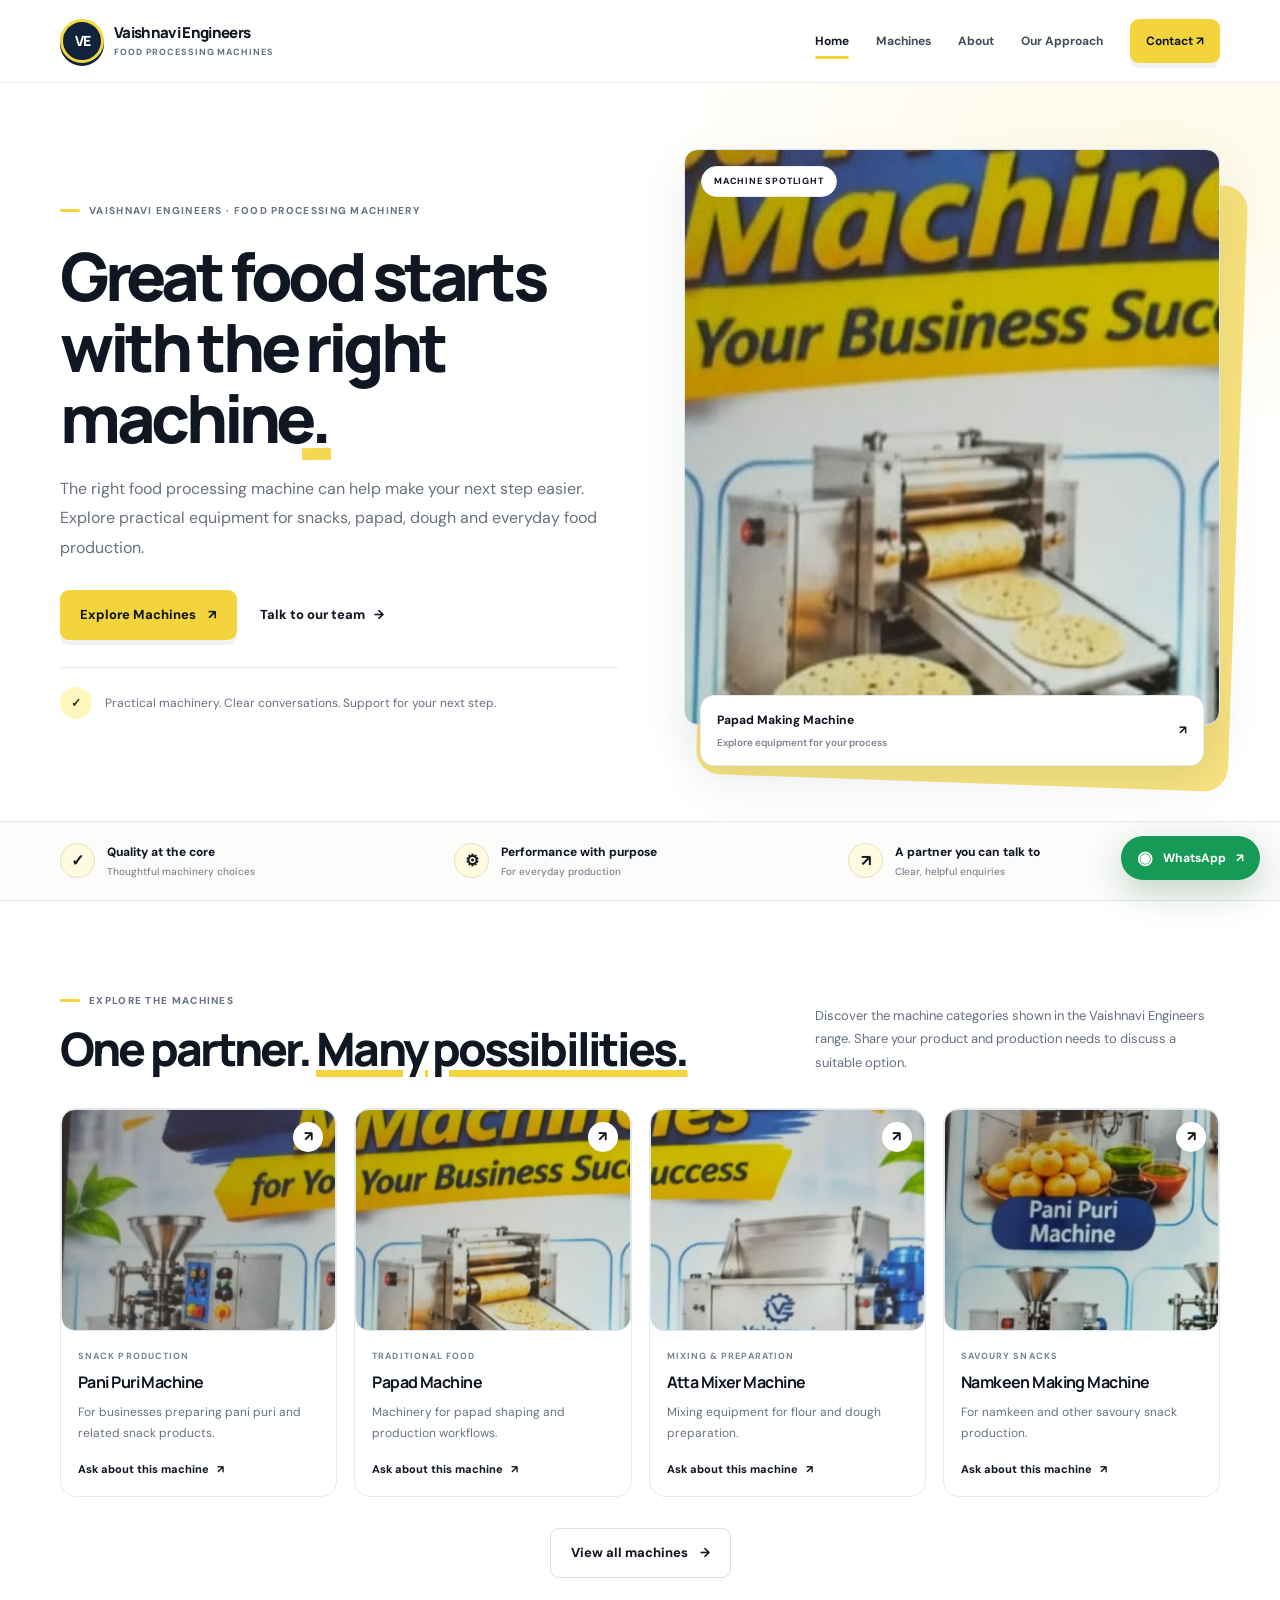
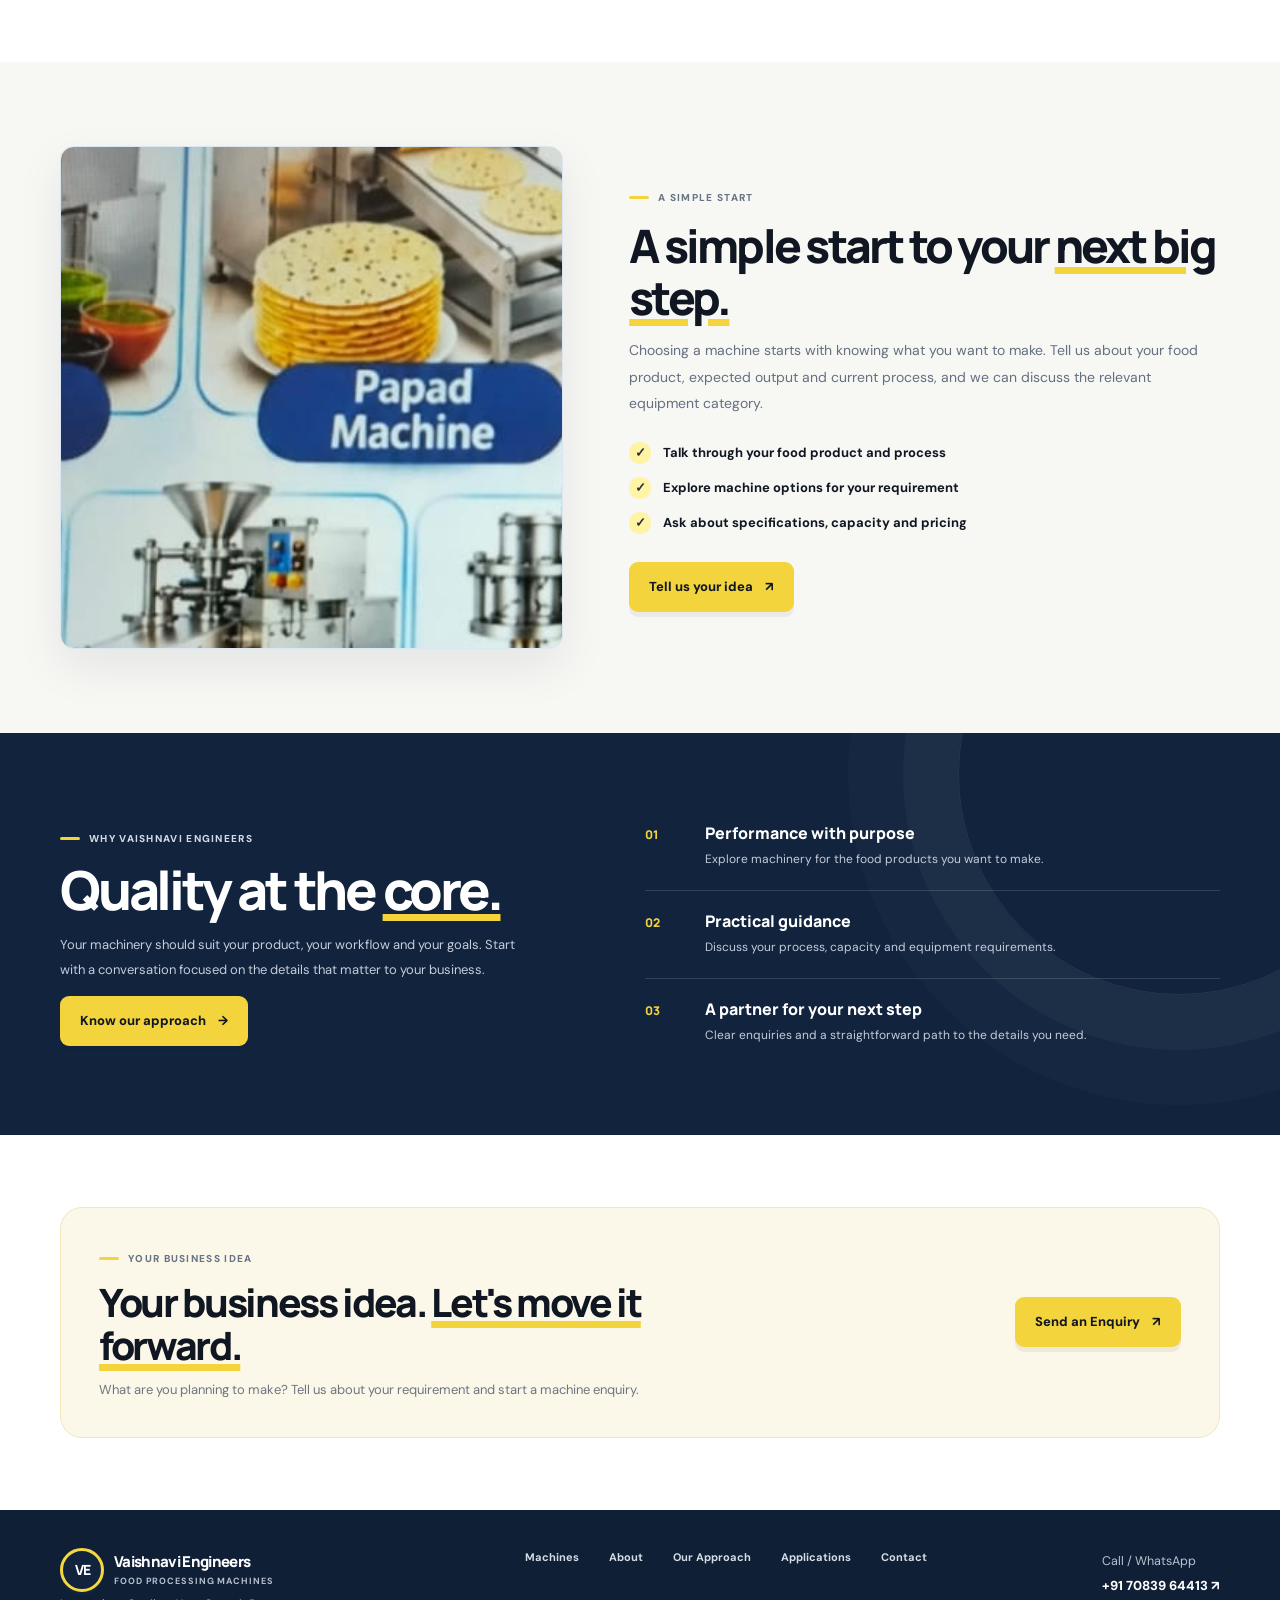
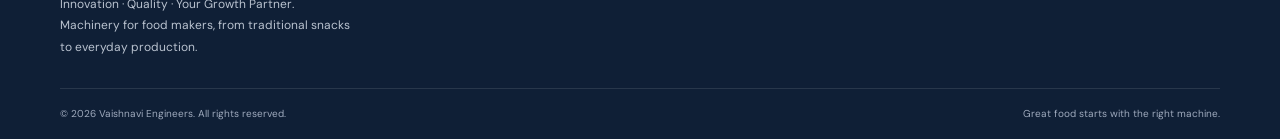
<file: index.html>
<!doctype html><html lang="en"><head><meta charset="utf-8"><meta name="viewport" content="width=device-width, initial-scale=1"><meta name="description" content="Vaishnavi Engineers — food processing machines for snack, papad, dough and everyday food production."><meta name="theme-color" content="#ffffff"><title>Food Processing Machines | Vaishnavi Engineers</title><link rel="preconnect" href="https://fonts.googleapis.com"><link rel="stylesheet" href="style.css"><link rel="stylesheet" href="machine-photos.css"><script defer src="script.js"></script></head><body><header class="site-header"><div class="container nav-container"><a class="brand" href="index.html" aria-label="Vaishnavi Engineers home"><span class="brand-mark">VE</span><span class="brand-copy"><strong>Vaishnavi Engineers</strong><small>Food Processing Machines</small></span></a><button class="menu-toggle" type="button" aria-label="Toggle navigation" aria-expanded="false">☰</button><nav class="nav-links"><a class="active" href="index.html">Home</a><a class="" href="products.html">Machines</a><a class="" href="about.html">About</a><a class="" href="services.html">Our Approach</a><a class=" nav-cta" href="contact.html">Contact <span>↗</span></a></nav></div></header>
<main>
<section class="hero"><div class="container hero-grid"><div class="hero-copy"><span class="eyebrow">VAISHNAVI ENGINEERS · FOOD PROCESSING MACHINERY</span><h1>Great food starts with the <span class="highlight">right machine.</span></h1><p class="hero-lead">The right food processing machine can help make your next step easier. Explore practical equipment for snacks, papad, dough and everyday food production.</p><div class="hero-actions"><a class="btn btn-primary" href="products.html">Explore Machines <span>↗</span></a><a class="btn-link" href="contact.html">Talk to our team <span>→</span></a></div><div class="hero-note"><span class="note-icon">✓</span><span>Practical machinery. Clear conversations. Support for your next step.</span></div></div><div class="hero-visual"><span class="photo-tag">Machine spotlight</span><div class="hero-photo real-machine-photo crop-papad" role="img" aria-label="Papad machine photo from the Vaishnavi Engineers reference"></div><div class="photo-caption"><div>Papad Making Machine<small>Explore equipment for your process</small></div><span>↗</span></div></div></div></section>
<section class="benefit-strip"><div class="container benefit-grid"><div class="benefit-item"><span class="benefit-mark">✓</span><div>Quality at the core<small>Thoughtful machinery choices</small></div></div><div class="benefit-item"><span class="benefit-mark">⚙</span><div>Performance with purpose<small>For everyday production</small></div></div><div class="benefit-item"><span class="benefit-mark">↗</span><div>A partner you can talk to<small>Clear, helpful enquiries</small></div></div></div></section>
<section class="section"><div class="container"><div class="section-heading"><div><span class="eyebrow">EXPLORE THE MACHINES</span><h2>One partner. <em>Many possibilities.</em></h2></div><p>Discover the machine categories shown in the Vaishnavi Engineers range. Share your product and production needs to discuss a suitable option.</p></div><div class="product-grid">
<article class="product-card" id="pani-puri"><a class="product-visual real-machine-photo crop-pani-puri" href="contact.html?product=Pani%20Puri%20Machine" role="img" aria-label="Pani Puri Machine photo from the Vaishnavi Engineers reference artwork"></a><div class="product-copy"><span class="product-type">SNACK PRODUCTION</span><h3>Pani Puri Machine</h3><p>For businesses preparing pani puri and related snack products.</p><a class="card-link" href="contact.html?product=Pani%20Puri%20Machine">Ask about this machine <span>↗</span></a></div></article>
<article class="product-card" id="papad"><a class="product-visual real-machine-photo crop-papad" href="contact.html?product=Papad%20Machine" role="img" aria-label="Papad Machine photo from the Vaishnavi Engineers reference artwork"></a><div class="product-copy"><span class="product-type">TRADITIONAL FOOD</span><h3>Papad Machine</h3><p>Machinery for papad shaping and production workflows.</p><a class="card-link" href="contact.html?product=Papad%20Machine">Ask about this machine <span>↗</span></a></div></article>
<article class="product-card" id="atta"><a class="product-visual real-machine-photo crop-atta" href="contact.html?product=Atta%20Mixer%20Machine" role="img" aria-label="Atta Mixer Machine photo from the Vaishnavi Engineers reference artwork"></a><div class="product-copy"><span class="product-type">MIXING & PREPARATION</span><h3>Atta Mixer Machine</h3><p>Mixing equipment for flour and dough preparation.</p><a class="card-link" href="contact.html?product=Atta%20Mixer%20Machine">Ask about this machine <span>↗</span></a></div></article>
<article class="product-card" id="namkeen"><a class="product-visual real-machine-photo crop-namkeen" href="contact.html?product=Namkeen%20Making%20Machine" role="img" aria-label="Namkeen Making Machine photo from the Vaishnavi Engineers reference artwork"></a><div class="product-copy"><span class="product-type">SAVOURY SNACKS</span><h3>Namkeen Making Machine</h3><p>For namkeen and other savoury snack production.</p><a class="card-link" href="contact.html?product=Namkeen%20Making%20Machine">Ask about this machine <span>↗</span></a></div></article>
</div><div class="center-action"><a class="btn btn-outline" href="products.html">View all machines <span>→</span></a></div></div></section>
<section class="section section-soft"><div class="container split-section"><div class="split-photo real-machine-photo crop-samosa" role="img" aria-label="Samosa making machine photo from the Vaishnavi Engineers reference"></div><div class="split-copy"><span class="eyebrow">A SIMPLE START</span><h2>A simple start to your <em>next big step.</em></h2><p>Choosing a machine starts with knowing what you want to make. Tell us about your food product, expected output and current process, and we can discuss the relevant equipment category.</p><ul class="feature-list"><li><span class="check">✓</span> Talk through your food product and process</li><li><span class="check">✓</span> Explore machine options for your requirement</li><li><span class="check">✓</span> Ask about specifications, capacity and pricing</li></ul><a class="btn btn-primary" href="contact.html">Tell us your idea <span>↗</span></a></div></div></section>
<section class="dark-feature"><div class="container dark-grid"><div><span class="eyebrow">WHY VAISHNAVI ENGINEERS</span><h2>Quality at the <em>core.</em></h2><p>Your machinery should suit your product, your workflow and your goals. Start with a conversation focused on the details that matter to your business.</p><a class="btn btn-primary" href="about.html">Know our approach <span>→</span></a></div><div class="dark-points"><div class="dark-point"><span>01</span><div><h3>Performance with purpose</h3><p>Explore machinery for the food products you want to make.</p></div></div><div class="dark-point"><span>02</span><div><h3>Practical guidance</h3><p>Discuss your process, capacity and equipment requirements.</p></div></div><div class="dark-point"><span>03</span><div><h3>A partner for your next step</h3><p>Clear enquiries and a straightforward path to the details you need.</p></div></div></div></div></section>
<section class="cta-section"><div class="container cta-panel"><div><span class="eyebrow">YOUR BUSINESS IDEA</span><h2>Your business idea. <em>Let's move it forward.</em></h2><p>What are you planning to make? Tell us about your requirement and start a machine enquiry.</p></div><a class="btn btn-primary" href="contact.html">Send an Enquiry <span>↗</span></a></div></section>
</main><footer class="site-footer"><div class="container footer-top"><div><a class="brand brand-footer" href="index.html"><span class="brand-mark">VE</span><span class="brand-copy"><strong>Vaishnavi Engineers</strong><small>Food Processing Machines</small></span></a><p class="footer-tagline">Innovation · Quality · Your Growth Partner. Machinery for food makers, from traditional snacks to everyday production.</p></div><nav class="footer-columns" aria-label="Footer navigation"><a href="products.html">Machines</a><a href="about.html">About</a><a href="services.html">Our Approach</a><a href="projects.html">Applications</a><a href="contact.html">Contact</a></nav><div><small style="color:#b9c2cf">Call / WhatsApp</small><br><a href="tel:+917083964413" style="font-weight:800;font-size:13px">+91 70839 64413 ↗</a></div></div><div class="container footer-bottom"><span>© <span data-year></span> Vaishnavi Engineers. All rights reserved.</span><span>Great food starts with the right machine.</span></div></footer><a class="whatsapp-fab" href="https://wa.me/917083964413" target="_blank" rel="noopener noreferrer" aria-label="Chat with Vaishnavi Engineers on WhatsApp"><span class="whatsapp-icon">◉</span><span class="wa-label">WhatsApp</span><span>↗</span></a></body></html>
</file>
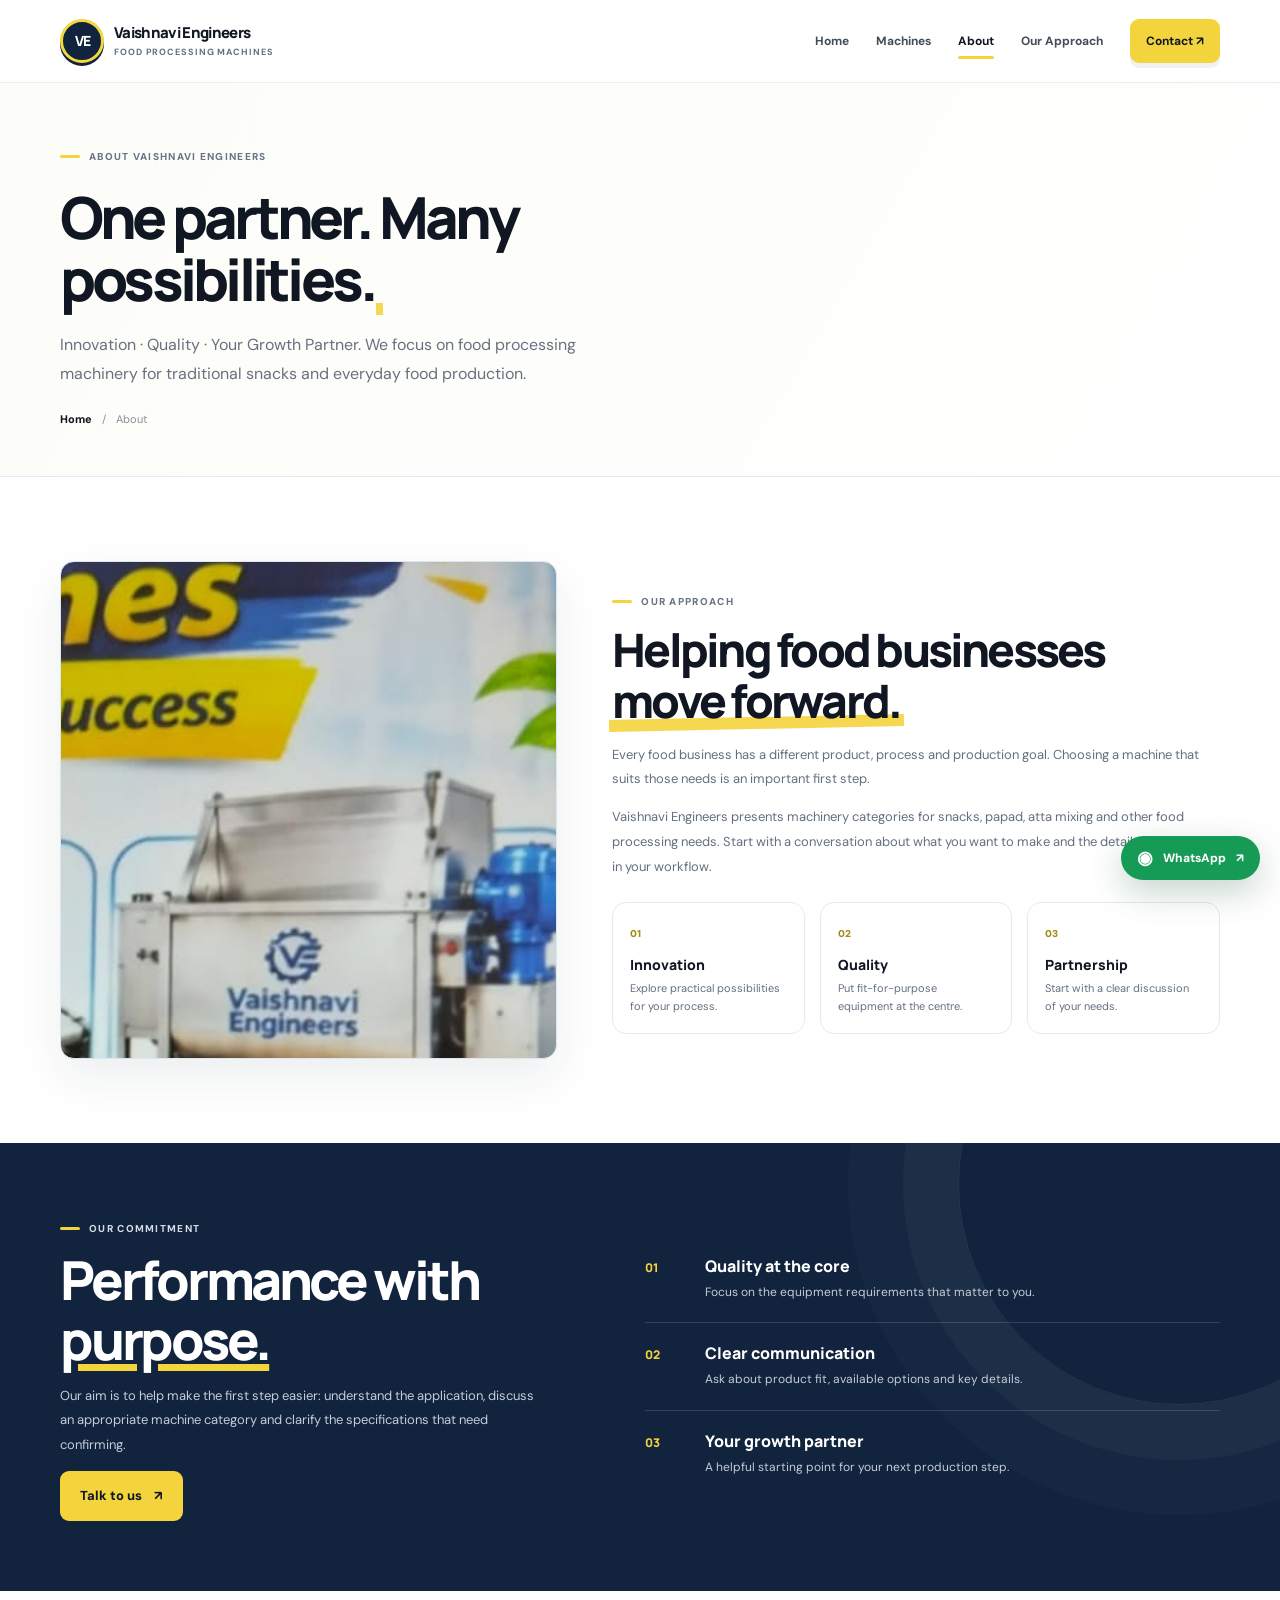
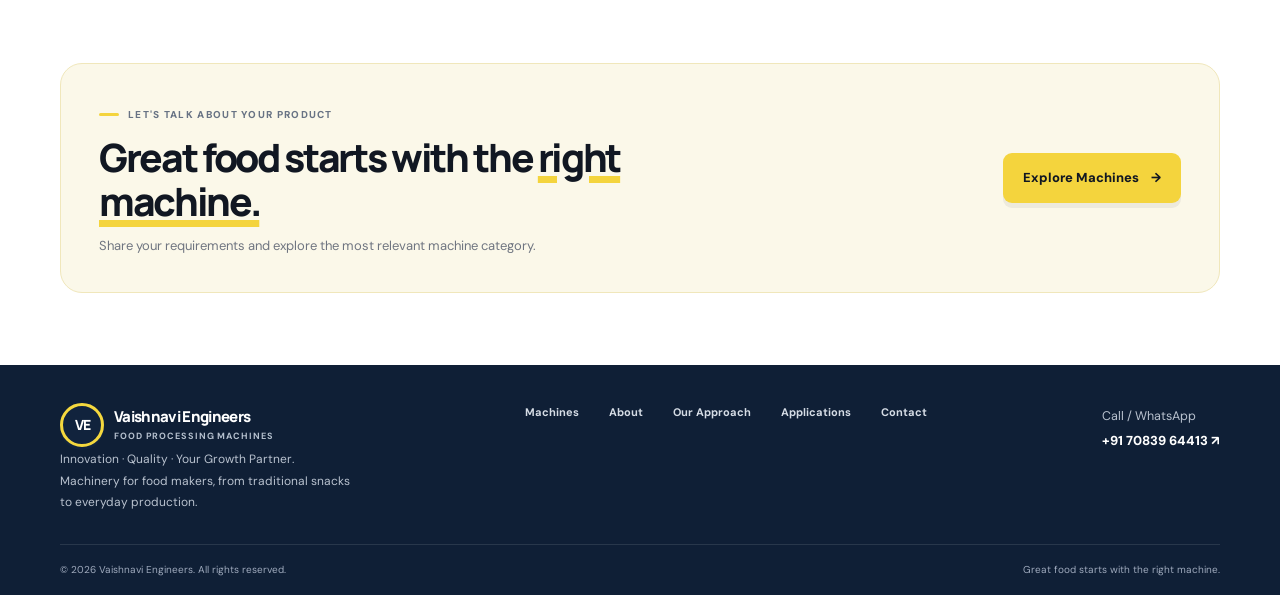
<file: about.html>
<!doctype html><html lang="en"><head><meta charset="utf-8"><meta name="viewport" content="width=device-width, initial-scale=1"><meta name="description" content="Learn about Vaishnavi Engineers and its food processing machine categories for snack production and food preparation."><meta name="theme-color" content="#ffffff"><title>About Vaishnavi Engineers | Vaishnavi Engineers</title><link rel="preconnect" href="https://fonts.googleapis.com"><link rel="stylesheet" href="style.css"><link rel="stylesheet" href="machine-photos.css"><script defer src="script.js"></script></head><body><header class="site-header"><div class="container nav-container"><a class="brand" href="index.html" aria-label="Vaishnavi Engineers home"><span class="brand-mark">VE</span><span class="brand-copy"><strong>Vaishnavi Engineers</strong><small>Food Processing Machines</small></span></a><button class="menu-toggle" type="button" aria-label="Toggle navigation" aria-expanded="false">☰</button><nav class="nav-links"><a class="" href="index.html">Home</a><a class="" href="products.html">Machines</a><a class="active" href="about.html">About</a><a class="" href="services.html">Our Approach</a><a class=" nav-cta" href="contact.html">Contact <span>↗</span></a></nav></div></header>
<main><section class="page-hero"><div class="container"><span class="eyebrow">ABOUT VAISHNAVI ENGINEERS</span><h1>One partner. <span class="highlight">Many possibilities.</span></h1><p>Innovation · Quality · Your Growth Partner. We focus on food processing machinery for traditional snacks and everyday food production.</p><div class="breadcrumbs"><a href="index.html">Home</a><span>/</span> About</div></div></section>
<section class="section"><div class="container about-layout"><div class="about-photo real-machine-photo crop-atta" role="img" aria-label="Atta mixer machine photo from Vaishnavi Engineers reference"></div><div class="about-copy"><span class="eyebrow">OUR APPROACH</span><h2 class="section-heading-title" style="font:800 clamp(31px,3.6vw,47px)/1.12 Manrope,sans-serif;letter-spacing:-.06em;margin:12px 0 16px">Helping food businesses <span class="highlight">move forward.</span></h2><p>Every food business has a different product, process and production goal. Choosing a machine that suits those needs is an important first step.</p><p>Vaishnavi Engineers presents machinery categories for snacks, papad, atta mixing and other food processing needs. Start with a conversation about what you want to make and the details that matter in your workflow.</p><div class="value-grid"><article class="value-card"><span>01</span><h3>Innovation</h3><p>Explore practical possibilities for your process.</p></article><article class="value-card"><span>02</span><h3>Quality</h3><p>Put fit-for-purpose equipment at the centre.</p></article><article class="value-card"><span>03</span><h3>Partnership</h3><p>Start with a clear discussion of your needs.</p></article></div></div></div></section>
<section class="dark-feature"><div class="container dark-grid"><div><span class="eyebrow">OUR COMMITMENT</span><h2>Performance with <em>purpose.</em></h2><p>Our aim is to help make the first step easier: understand the application, discuss an appropriate machine category and clarify the specifications that need confirming.</p><a class="btn btn-primary" href="contact.html">Talk to us <span>↗</span></a></div><div class="dark-points"><div class="dark-point"><span>01</span><div><h3>Quality at the core</h3><p>Focus on the equipment requirements that matter to you.</p></div></div><div class="dark-point"><span>02</span><div><h3>Clear communication</h3><p>Ask about product fit, available options and key details.</p></div></div><div class="dark-point"><span>03</span><div><h3>Your growth partner</h3><p>A helpful starting point for your next production step.</p></div></div></div></div></section>
<section class="cta-section"><div class="container cta-panel"><div><span class="eyebrow">LET'S TALK ABOUT YOUR PRODUCT</span><h2>Great food starts with the <em>right machine.</em></h2><p>Share your requirements and explore the most relevant machine category.</p></div><a class="btn btn-primary" href="products.html">Explore Machines <span>→</span></a></div></section></main><footer class="site-footer"><div class="container footer-top"><div><a class="brand brand-footer" href="index.html"><span class="brand-mark">VE</span><span class="brand-copy"><strong>Vaishnavi Engineers</strong><small>Food Processing Machines</small></span></a><p class="footer-tagline">Innovation · Quality · Your Growth Partner. Machinery for food makers, from traditional snacks to everyday production.</p></div><nav class="footer-columns" aria-label="Footer navigation"><a href="products.html">Machines</a><a href="about.html">About</a><a href="services.html">Our Approach</a><a href="projects.html">Applications</a><a href="contact.html">Contact</a></nav><div><small style="color:#b9c2cf">Call / WhatsApp</small><br><a href="tel:+917083964413" style="font-weight:800;font-size:13px">+91 70839 64413 ↗</a></div></div><div class="container footer-bottom"><span>© <span data-year></span> Vaishnavi Engineers. All rights reserved.</span><span>Great food starts with the right machine.</span></div></footer><a class="whatsapp-fab" href="https://wa.me/917083964413" target="_blank" rel="noopener noreferrer" aria-label="Chat with Vaishnavi Engineers on WhatsApp"><span class="whatsapp-icon">◉</span><span class="wa-label">WhatsApp</span><span>↗</span></a></body></html>
</file>
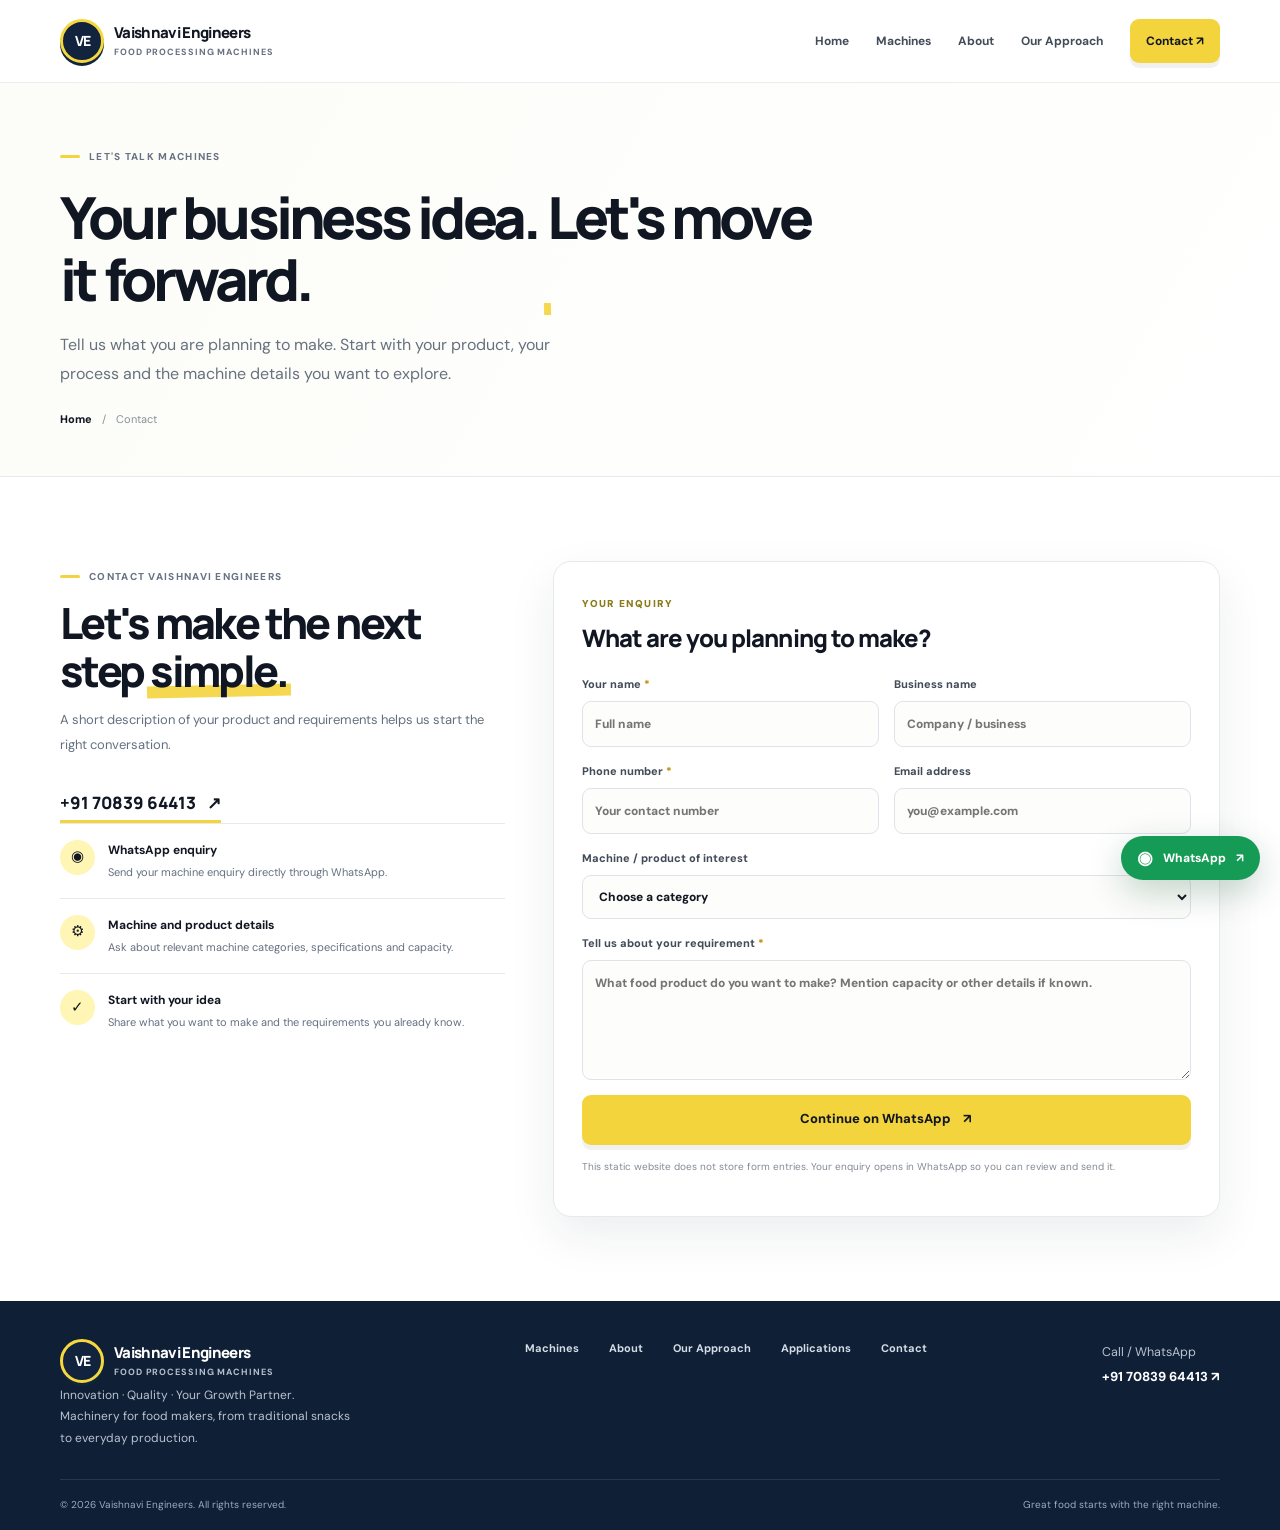
<file: contact.html>
<!doctype html><html lang="en"><head><meta charset="utf-8"><meta name="viewport" content="width=device-width, initial-scale=1"><meta name="description" content="Contact Vaishnavi Engineers to enquire about food processing machines and discuss your business requirements."><meta name="theme-color" content="#ffffff"><title>Contact & Enquiry | Vaishnavi Engineers</title><link rel="preconnect" href="https://fonts.googleapis.com"><link rel="stylesheet" href="style.css"><link rel="stylesheet" href="machine-photos.css"><script defer src="script.js"></script></head><body><header class="site-header"><div class="container nav-container"><a class="brand" href="index.html" aria-label="Vaishnavi Engineers home"><span class="brand-mark">VE</span><span class="brand-copy"><strong>Vaishnavi Engineers</strong><small>Food Processing Machines</small></span></a><button class="menu-toggle" type="button" aria-label="Toggle navigation" aria-expanded="false">☰</button><nav class="nav-links"><a class="" href="index.html">Home</a><a class="" href="products.html">Machines</a><a class="" href="about.html">About</a><a class="" href="services.html">Our Approach</a><a class="active nav-cta" href="contact.html">Contact <span>↗</span></a></nav></div></header>
<main><section class="page-hero"><div class="container"><span class="eyebrow">LET'S TALK MACHINES</span><h1>Your business idea. <span class="highlight">Let's move it forward.</span></h1><p>Tell us what you are planning to make. Start with your product, your process and the machine details you want to explore.</p><div class="breadcrumbs"><a href="index.html">Home</a><span>/</span> Contact</div></div></section>
<section class="section"><div class="container contact-layout"><div class="contact-intro"><span class="eyebrow">CONTACT VAISHNAVI ENGINEERS</span><h2>Let's make the next step <span class="highlight">simple.</span></h2><p>A short description of your product and requirements helps us start the right conversation.</p><a class="phone-link" href="tel:+917083964413">+91 70839 64413 <span>↗</span></a><div class="contact-detail"><span class="detail-icon">◉</span><div><b>WhatsApp enquiry</b><small>Send your machine enquiry directly through WhatsApp.</small></div></div><div class="contact-detail"><span class="detail-icon">⚙</span><div><b>Machine and product details</b><small>Ask about relevant machine categories, specifications and capacity.</small></div></div><div class="contact-detail"><span class="detail-icon">✓</span><div><b>Start with your idea</b><small>Share what you want to make and the requirements you already know.</small></div></div></div>
<form class="enquiry-form" id="enquiry-form"><div class="form-heading"><span>YOUR ENQUIRY</span><h3>What are you planning to make?</h3></div><div class="form-row"><label for="name">Your name <span>*</span><input id="name" name="name" required autocomplete="name" placeholder="Full name"></label><label for="business">Business name<input id="business" name="business" autocomplete="organization" placeholder="Company / business"></label></div><div class="form-row"><label for="phone">Phone number <span>*</span><input id="phone" name="phone" type="tel" required autocomplete="tel" placeholder="Your contact number"></label><label for="email">Email address<input id="email" name="email" type="email" autocomplete="email" placeholder="you@example.com"></label></div><label for="product">Machine / product of interest<select id="product" name="product"><option value="">Choose a category</option><option>Pani Puri Machine</option><option>Papad Machine</option><option>Atta Mixer Machine</option><option>Namkeen Making Machine</option><option>Samosa Making Machine</option><option>Chakli Making Machine</option><option>Other Food Processing Machines</option></select></label><label for="message">Tell us about your requirement <span>*</span><textarea id="message" name="message" required rows="4" placeholder="What food product do you want to make? Mention capacity or other details if known."></textarea></label><button class="btn btn-primary form-submit" type="submit">Continue on WhatsApp <span>↗</span></button><p class="form-footnote">This static website does not store form entries. Your enquiry opens in WhatsApp so you can review and send it.</p><p class="form-status" id="form-status" aria-live="polite"></p></form></div></section></main><footer class="site-footer"><div class="container footer-top"><div><a class="brand brand-footer" href="index.html"><span class="brand-mark">VE</span><span class="brand-copy"><strong>Vaishnavi Engineers</strong><small>Food Processing Machines</small></span></a><p class="footer-tagline">Innovation · Quality · Your Growth Partner. Machinery for food makers, from traditional snacks to everyday production.</p></div><nav class="footer-columns" aria-label="Footer navigation"><a href="products.html">Machines</a><a href="about.html">About</a><a href="services.html">Our Approach</a><a href="projects.html">Applications</a><a href="contact.html">Contact</a></nav><div><small style="color:#b9c2cf">Call / WhatsApp</small><br><a href="tel:+917083964413" style="font-weight:800;font-size:13px">+91 70839 64413 ↗</a></div></div><div class="container footer-bottom"><span>© <span data-year></span> Vaishnavi Engineers. All rights reserved.</span><span>Great food starts with the right machine.</span></div></footer><a class="whatsapp-fab" href="https://wa.me/917083964413" target="_blank" rel="noopener noreferrer" aria-label="Chat with Vaishnavi Engineers on WhatsApp"><span class="whatsapp-icon">◉</span><span class="wa-label">WhatsApp</span><span>↗</span></a></body></html>
</file>
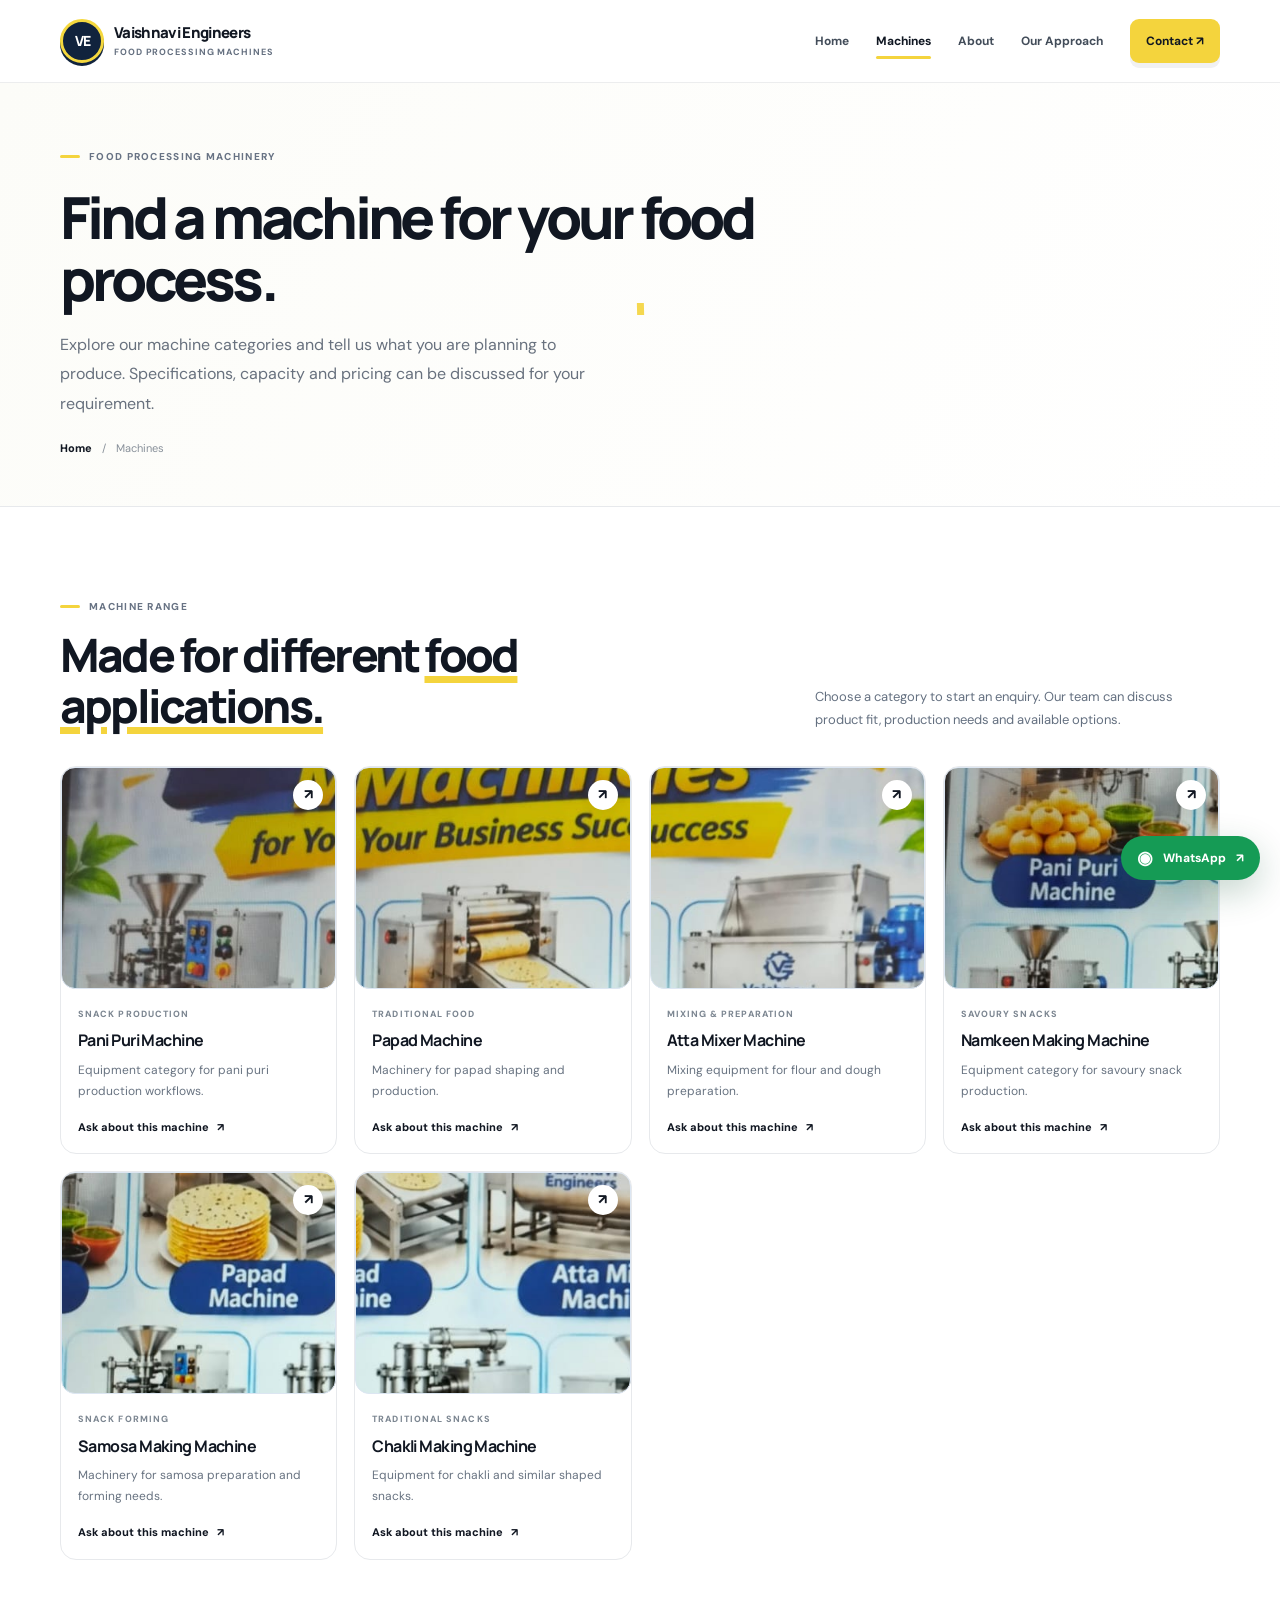
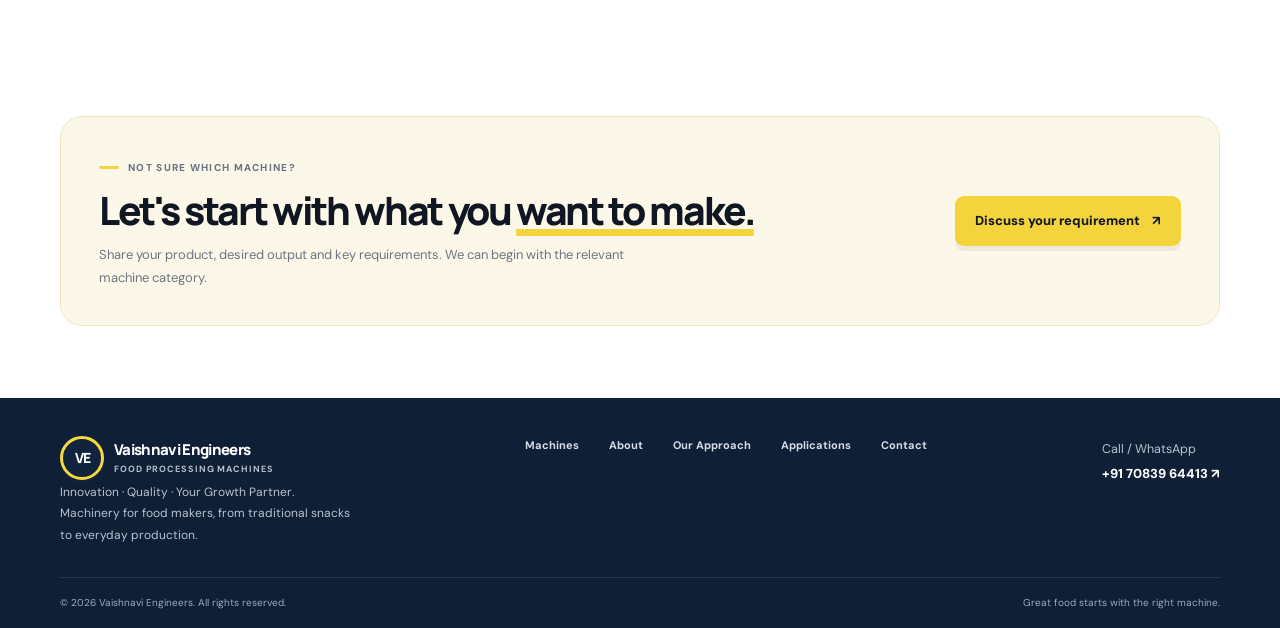
<file: products.html>
<!doctype html><html lang="en"><head><meta charset="utf-8"><meta name="viewport" content="width=device-width, initial-scale=1"><meta name="description" content="Explore food processing machinery including pani puri, papad, atta mixer, namkeen, samosa and chakli machines."><meta name="theme-color" content="#ffffff"><title>Machines | Vaishnavi Engineers</title><link rel="preconnect" href="https://fonts.googleapis.com"><link rel="stylesheet" href="style.css"><link rel="stylesheet" href="machine-photos.css"><script defer src="script.js"></script></head><body><header class="site-header"><div class="container nav-container"><a class="brand" href="index.html" aria-label="Vaishnavi Engineers home"><span class="brand-mark">VE</span><span class="brand-copy"><strong>Vaishnavi Engineers</strong><small>Food Processing Machines</small></span></a><button class="menu-toggle" type="button" aria-label="Toggle navigation" aria-expanded="false">☰</button><nav class="nav-links"><a class="" href="index.html">Home</a><a class="active" href="products.html">Machines</a><a class="" href="about.html">About</a><a class="" href="services.html">Our Approach</a><a class=" nav-cta" href="contact.html">Contact <span>↗</span></a></nav></div></header>
<main><section class="page-hero"><div class="container"><span class="eyebrow">FOOD PROCESSING MACHINERY</span><h1>Find a machine for your <span class="highlight">food process.</span></h1><p>Explore our machine categories and tell us what you are planning to produce. Specifications, capacity and pricing can be discussed for your requirement.</p><div class="breadcrumbs"><a href="index.html">Home</a><span>/</span> Machines</div></div></section>
<section class="section"><div class="container"><div class="section-heading"><div><span class="eyebrow">MACHINE RANGE</span><h2>Made for different <em>food applications.</em></h2></div><p>Choose a category to start an enquiry. Our team can discuss product fit, production needs and available options.</p></div><div class="product-grid">
<article class="product-card" id="pani-puri"><a class="product-visual real-machine-photo crop-pani-puri" href="contact.html?product=Pani%20Puri%20Machine" role="img" aria-label="Pani Puri Machine photo from the Vaishnavi Engineers reference artwork"></a><div class="product-copy"><span class="product-type">SNACK PRODUCTION</span><h3>Pani Puri Machine</h3><p>Equipment category for pani puri production workflows.</p><a class="card-link" href="contact.html?product=Pani%20Puri%20Machine">Ask about this machine <span>↗</span></a></div></article>
<article class="product-card" id="papad"><a class="product-visual real-machine-photo crop-papad" href="contact.html?product=Papad%20Machine" role="img" aria-label="Papad Machine photo from the Vaishnavi Engineers reference artwork"></a><div class="product-copy"><span class="product-type">TRADITIONAL FOOD</span><h3>Papad Machine</h3><p>Machinery for papad shaping and production.</p><a class="card-link" href="contact.html?product=Papad%20Machine">Ask about this machine <span>↗</span></a></div></article>
<article class="product-card" id="atta"><a class="product-visual real-machine-photo crop-atta" href="contact.html?product=Atta%20Mixer%20Machine" role="img" aria-label="Atta Mixer Machine photo from the Vaishnavi Engineers reference artwork"></a><div class="product-copy"><span class="product-type">MIXING & PREPARATION</span><h3>Atta Mixer Machine</h3><p>Mixing equipment for flour and dough preparation.</p><a class="card-link" href="contact.html?product=Atta%20Mixer%20Machine">Ask about this machine <span>↗</span></a></div></article>
<article class="product-card" id="namkeen"><a class="product-visual real-machine-photo crop-namkeen" href="contact.html?product=Namkeen%20Making%20Machine" role="img" aria-label="Namkeen Making Machine photo from the Vaishnavi Engineers reference artwork"></a><div class="product-copy"><span class="product-type">SAVOURY SNACKS</span><h3>Namkeen Making Machine</h3><p>Equipment category for savoury snack production.</p><a class="card-link" href="contact.html?product=Namkeen%20Making%20Machine">Ask about this machine <span>↗</span></a></div></article>
<article class="product-card" id="samosa"><a class="product-visual real-machine-photo crop-samosa" href="contact.html?product=Samosa%20Making%20Machine" role="img" aria-label="Samosa Making Machine photo from the Vaishnavi Engineers reference artwork"></a><div class="product-copy"><span class="product-type">SNACK FORMING</span><h3>Samosa Making Machine</h3><p>Machinery for samosa preparation and forming needs.</p><a class="card-link" href="contact.html?product=Samosa%20Making%20Machine">Ask about this machine <span>↗</span></a></div></article>
<article class="product-card" id="chakli"><a class="product-visual real-machine-photo crop-chakli" href="contact.html?product=Chakli%20Making%20Machine" role="img" aria-label="Chakli Making Machine photo from the Vaishnavi Engineers reference artwork"></a><div class="product-copy"><span class="product-type">TRADITIONAL SNACKS</span><h3>Chakli Making Machine</h3><p>Equipment for chakli and similar shaped snacks.</p><a class="card-link" href="contact.html?product=Chakli%20Making%20Machine">Ask about this machine <span>↗</span></a></div></article>

</div></div></section>
<section class="cta-section"><div class="container cta-panel"><div><span class="eyebrow">NOT SURE WHICH MACHINE?</span><h2>Let's start with what you <em>want to make.</em></h2><p>Share your product, desired output and key requirements. We can begin with the relevant machine category.</p></div><a class="btn btn-primary" href="contact.html">Discuss your requirement <span>↗</span></a></div></section></main><footer class="site-footer"><div class="container footer-top"><div><a class="brand brand-footer" href="index.html"><span class="brand-mark">VE</span><span class="brand-copy"><strong>Vaishnavi Engineers</strong><small>Food Processing Machines</small></span></a><p class="footer-tagline">Innovation · Quality · Your Growth Partner. Machinery for food makers, from traditional snacks to everyday production.</p></div><nav class="footer-columns" aria-label="Footer navigation"><a href="products.html">Machines</a><a href="about.html">About</a><a href="services.html">Our Approach</a><a href="projects.html">Applications</a><a href="contact.html">Contact</a></nav><div><small style="color:#b9c2cf">Call / WhatsApp</small><br><a href="tel:+917083964413" style="font-weight:800;font-size:13px">+91 70839 64413 ↗</a></div></div><div class="container footer-bottom"><span>© <span data-year></span> Vaishnavi Engineers. All rights reserved.</span><span>Great food starts with the right machine.</span></div></footer><a class="whatsapp-fab" href="https://wa.me/917083964413" target="_blank" rel="noopener noreferrer" aria-label="Chat with Vaishnavi Engineers on WhatsApp"><span class="whatsapp-icon">◉</span><span class="wa-label">WhatsApp</span><span>↗</span></a></body></html>
</file>
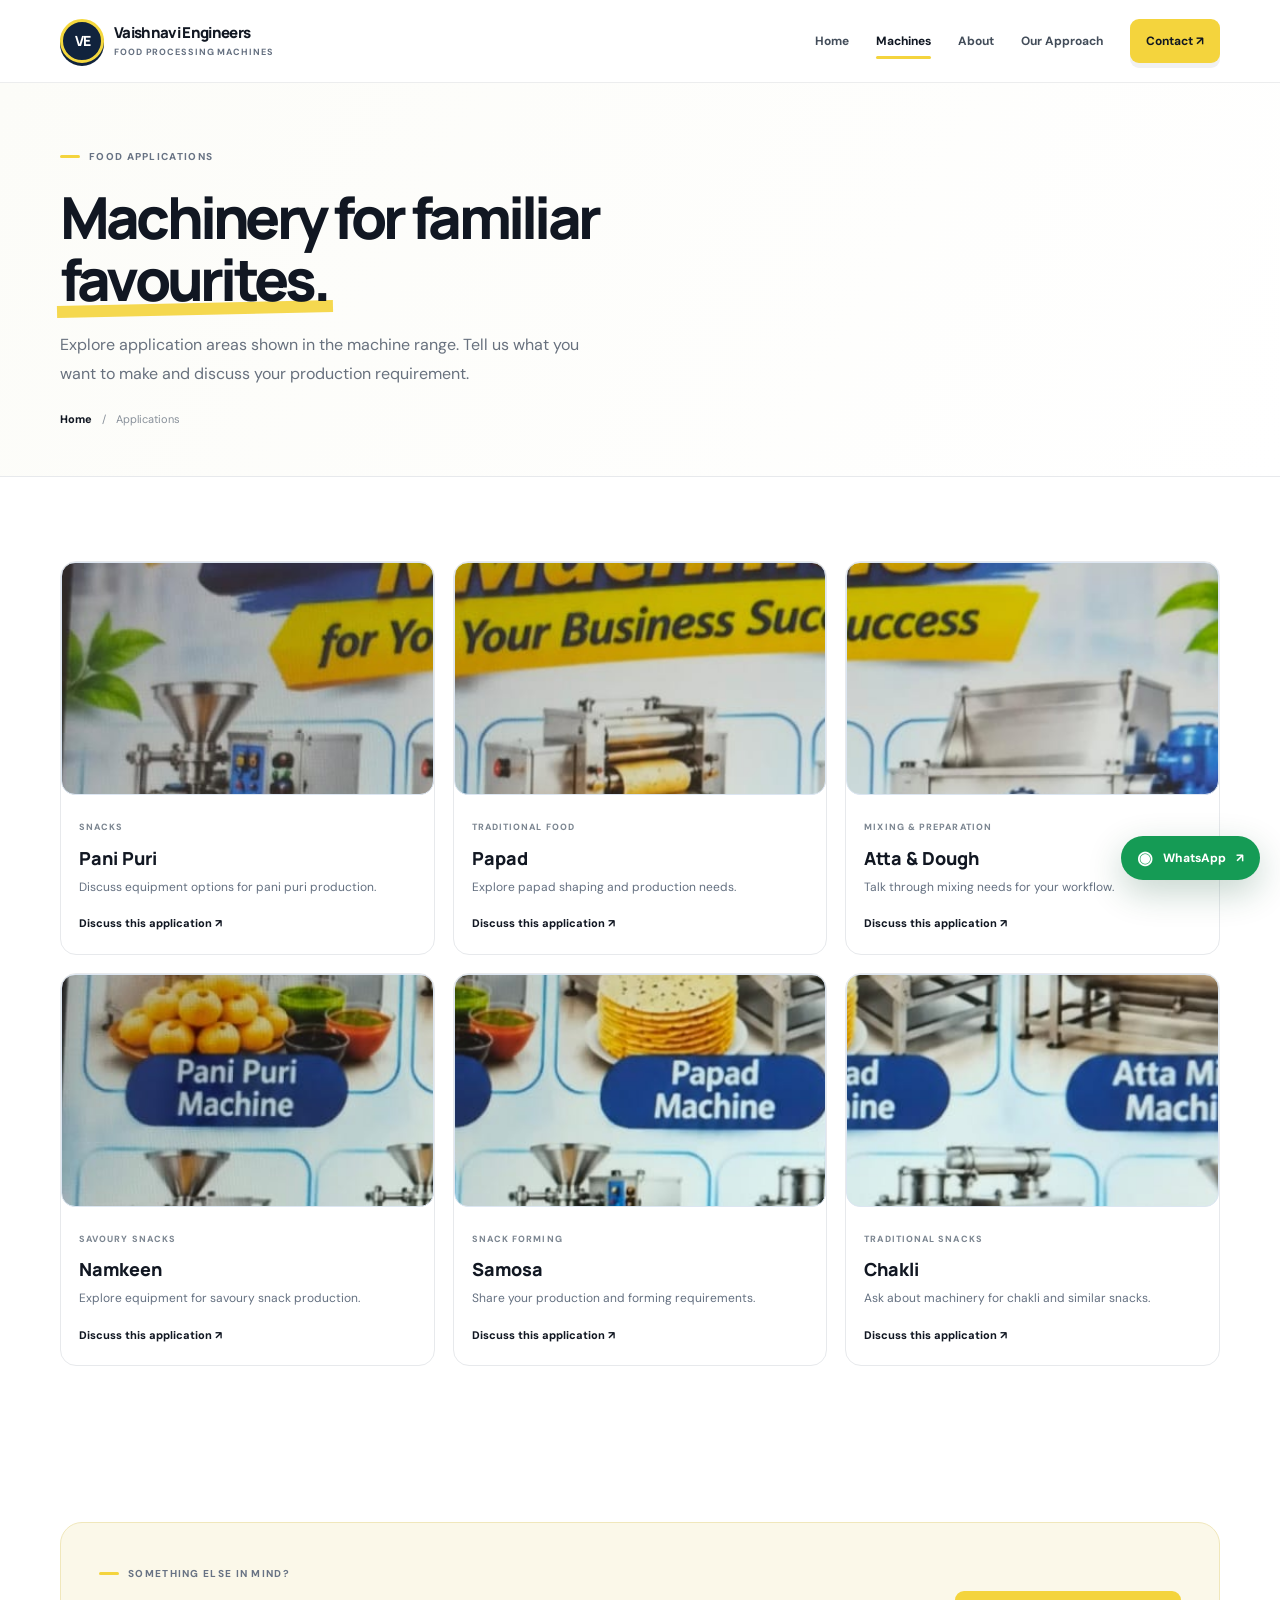
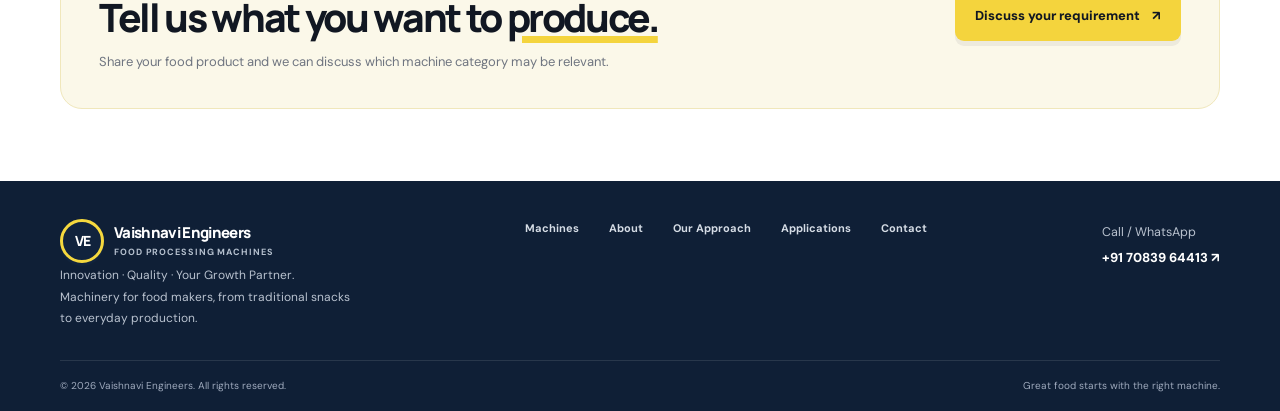
<file: projects.html>
<!doctype html><html lang="en"><head><meta charset="utf-8"><meta name="viewport" content="width=device-width, initial-scale=1"><meta name="description" content="Food application categories for Vaishnavi Engineers food processing machinery."><meta name="theme-color" content="#ffffff"><title>Applications | Vaishnavi Engineers</title><link rel="preconnect" href="https://fonts.googleapis.com"><link rel="stylesheet" href="style.css"><link rel="stylesheet" href="machine-photos.css"><script defer src="script.js"></script></head><body><header class="site-header"><div class="container nav-container"><a class="brand" href="index.html" aria-label="Vaishnavi Engineers home"><span class="brand-mark">VE</span><span class="brand-copy"><strong>Vaishnavi Engineers</strong><small>Food Processing Machines</small></span></a><button class="menu-toggle" type="button" aria-label="Toggle navigation" aria-expanded="false">☰</button><nav class="nav-links"><a class="" href="index.html">Home</a><a class="active" href="products.html">Machines</a><a class="" href="about.html">About</a><a class="" href="services.html">Our Approach</a><a class=" nav-cta" href="contact.html">Contact <span>↗</span></a></nav></div></header>
<main><section class="page-hero"><div class="container"><span class="eyebrow">FOOD APPLICATIONS</span><h1>Machinery for familiar <span class="highlight">favourites.</span></h1><p>Explore application areas shown in the machine range. Tell us what you want to make and discuss your production requirement.</p><div class="breadcrumbs"><a href="index.html">Home</a><span>/</span> Applications</div></div></section>
<section class="section"><div class="container"><div class="application-grid">
<article class="application-card"><a class="application-visual real-machine-photo crop-pani-puri" href="contact.html?product=Pani%20Puri%20Machine" role="img" aria-label="Pani puri machine photo"></a><div class="application-copy"><span class="product-type">SNACKS</span><h3>Pani Puri</h3><p>Discuss equipment options for pani puri production.</p><a class="card-link" href="contact.html?product=Pani%20Puri%20Machine">Discuss this application ↗</a></div></article>
<article class="application-card"><a class="application-visual real-machine-photo crop-papad" href="contact.html?product=Papad%20Machine" role="img" aria-label="Papad machine photo"></a><div class="application-copy"><span class="product-type">TRADITIONAL FOOD</span><h3>Papad</h3><p>Explore papad shaping and production needs.</p><a class="card-link" href="contact.html?product=Papad%20Machine">Discuss this application ↗</a></div></article>
<article class="application-card"><a class="application-visual real-machine-photo crop-atta" href="contact.html?product=Atta%20Mixer%20Machine" role="img" aria-label="Atta mixer machine photo"></a><div class="application-copy"><span class="product-type">MIXING & PREPARATION</span><h3>Atta & Dough</h3><p>Talk through mixing needs for your workflow.</p><a class="card-link" href="contact.html?product=Atta%20Mixer%20Machine">Discuss this application ↗</a></div></article>
<article class="application-card"><a class="application-visual real-machine-photo crop-namkeen" href="contact.html?product=Namkeen%20Making%20Machine" role="img" aria-label="Namkeen machine photo"></a><div class="application-copy"><span class="product-type">SAVOURY SNACKS</span><h3>Namkeen</h3><p>Explore equipment for savoury snack production.</p><a class="card-link" href="contact.html?product=Namkeen%20Making%20Machine">Discuss this application ↗</a></div></article>
<article class="application-card"><a class="application-visual real-machine-photo crop-samosa" href="contact.html?product=Samosa%20Making%20Machine" role="img" aria-label="Samosa machine photo"></a><div class="application-copy"><span class="product-type">SNACK FORMING</span><h3>Samosa</h3><p>Share your production and forming requirements.</p><a class="card-link" href="contact.html?product=Samosa%20Making%20Machine">Discuss this application ↗</a></div></article>
<article class="application-card"><a class="application-visual real-machine-photo crop-chakli" href="contact.html?product=Chakli%20Making%20Machine" role="img" aria-label="Chakli machine photo"></a><div class="application-copy"><span class="product-type">TRADITIONAL SNACKS</span><h3>Chakli</h3><p>Ask about machinery for chakli and similar snacks.</p><a class="card-link" href="contact.html?product=Chakli%20Making%20Machine">Discuss this application ↗</a></div></article>
</div></div></section>
<section class="cta-section"><div class="container cta-panel"><div><span class="eyebrow">SOMETHING ELSE IN MIND?</span><h2>Tell us what you want to <em>produce.</em></h2><p>Share your food product and we can discuss which machine category may be relevant.</p></div><a class="btn btn-primary" href="contact.html?product=Other%20Food%20Processing%20Machines">Discuss your requirement <span>↗</span></a></div></section></main><footer class="site-footer"><div class="container footer-top"><div><a class="brand brand-footer" href="index.html"><span class="brand-mark">VE</span><span class="brand-copy"><strong>Vaishnavi Engineers</strong><small>Food Processing Machines</small></span></a><p class="footer-tagline">Innovation · Quality · Your Growth Partner. Machinery for food makers, from traditional snacks to everyday production.</p></div><nav class="footer-columns" aria-label="Footer navigation"><a href="products.html">Machines</a><a href="about.html">About</a><a href="services.html">Our Approach</a><a href="projects.html">Applications</a><a href="contact.html">Contact</a></nav><div><small style="color:#b9c2cf">Call / WhatsApp</small><br><a href="tel:+917083964413" style="font-weight:800;font-size:13px">+91 70839 64413 ↗</a></div></div><div class="container footer-bottom"><span>© <span data-year></span> Vaishnavi Engineers. All rights reserved.</span><span>Great food starts with the right machine.</span></div></footer><a class="whatsapp-fab" href="https://wa.me/917083964413" target="_blank" rel="noopener noreferrer" aria-label="Chat with Vaishnavi Engineers on WhatsApp"><span class="whatsapp-icon">◉</span><span class="wa-label">WhatsApp</span><span>↗</span></a></body></html>
</file>
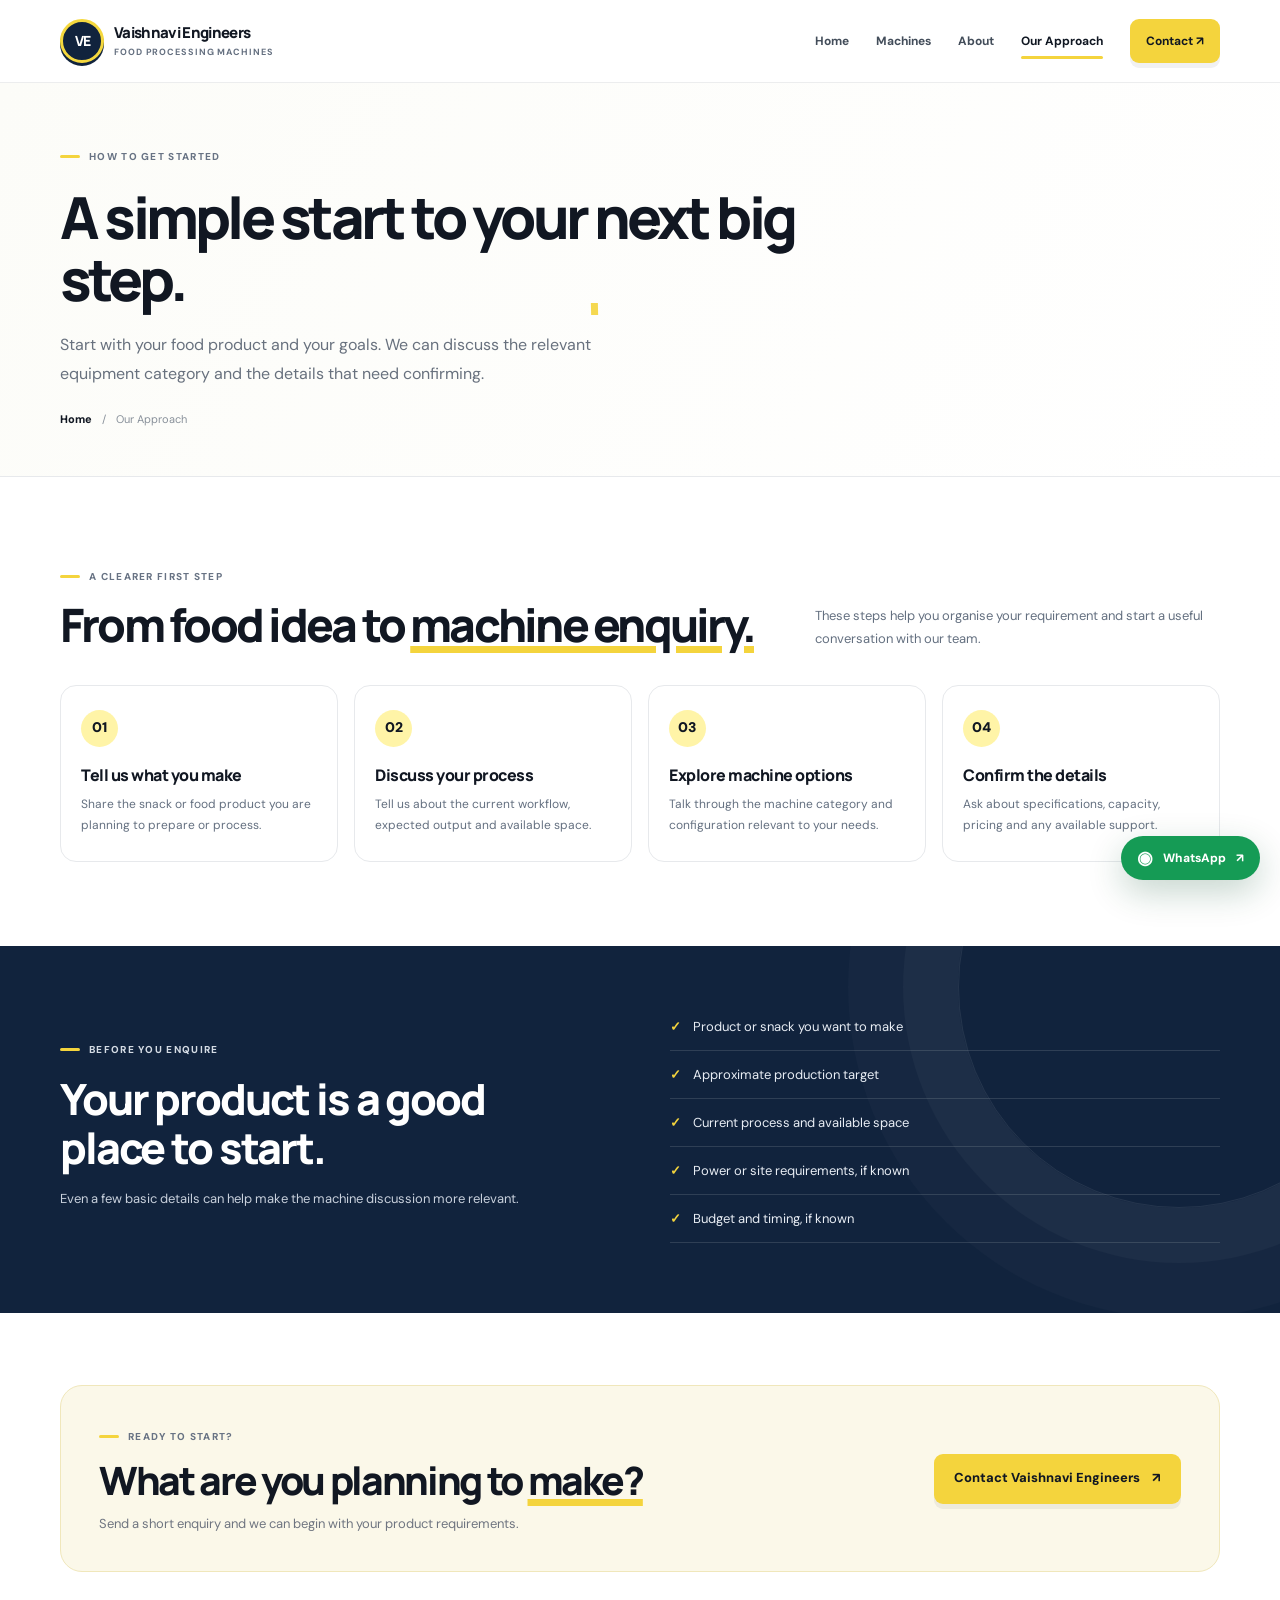
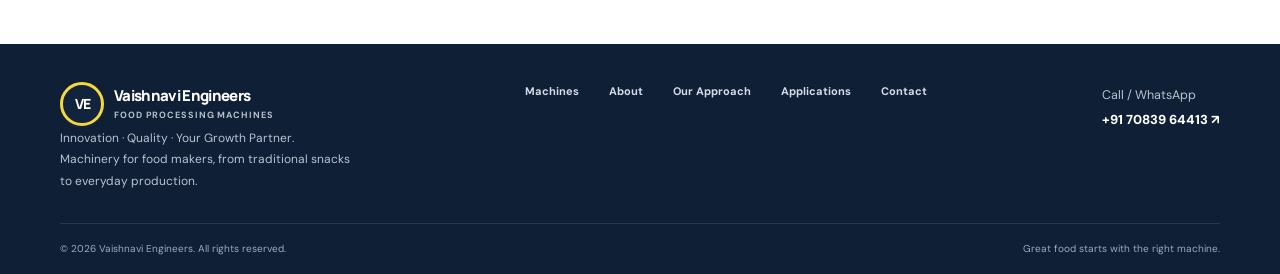
<file: services.html>
<!doctype html><html lang="en"><head><meta charset="utf-8"><meta name="viewport" content="width=device-width, initial-scale=1"><meta name="description" content="A simple process to discuss your food processing machine requirement with Vaishnavi Engineers."><meta name="theme-color" content="#ffffff"><title>Our Approach | Vaishnavi Engineers</title><link rel="preconnect" href="https://fonts.googleapis.com"><link rel="stylesheet" href="style.css"><link rel="stylesheet" href="machine-photos.css"><script defer src="script.js"></script></head><body><header class="site-header"><div class="container nav-container"><a class="brand" href="index.html" aria-label="Vaishnavi Engineers home"><span class="brand-mark">VE</span><span class="brand-copy"><strong>Vaishnavi Engineers</strong><small>Food Processing Machines</small></span></a><button class="menu-toggle" type="button" aria-label="Toggle navigation" aria-expanded="false">☰</button><nav class="nav-links"><a class="" href="index.html">Home</a><a class="" href="products.html">Machines</a><a class="" href="about.html">About</a><a class="active" href="services.html">Our Approach</a><a class=" nav-cta" href="contact.html">Contact <span>↗</span></a></nav></div></header>
<main><section class="page-hero"><div class="container"><span class="eyebrow">HOW TO GET STARTED</span><h1>A simple start to your <span class="highlight">next big step.</span></h1><p>Start with your food product and your goals. We can discuss the relevant equipment category and the details that need confirming.</p><div class="breadcrumbs"><a href="index.html">Home</a><span>/</span> Our Approach</div></div></section>
<section class="section"><div class="container"><div class="section-heading"><div><span class="eyebrow">A CLEARER FIRST STEP</span><h2>From food idea to <em>machine enquiry.</em></h2></div><p>These steps help you organise your requirement and start a useful conversation with our team.</p></div><div class="service-grid"><article class="service-card"><span class="service-num">01</span><h3>Tell us what you make</h3><p>Share the snack or food product you are planning to prepare or process.</p></article><article class="service-card"><span class="service-num">02</span><h3>Discuss your process</h3><p>Tell us about the current workflow, expected output and available space.</p></article><article class="service-card"><span class="service-num">03</span><h3>Explore machine options</h3><p>Talk through the machine category and configuration relevant to your needs.</p></article><article class="service-card"><span class="service-num">04</span><h3>Confirm the details</h3><p>Ask about specifications, capacity, pricing and any available support.</p></article></div></div></section>
<section class="dark-feature"><div class="container process-grid"><div><span class="eyebrow">BEFORE YOU ENQUIRE</span><h2 style="font:800 clamp(30px,3.5vw,43px)/1.15 Manrope,sans-serif;letter-spacing:-.05em;margin:14px 0">Your product is a good place to start.</h2><p>Even a few basic details can help make the machine discussion more relevant.</p></div><ul class="check-list"><li><span>✓</span> Product or snack you want to make</li><li><span>✓</span> Approximate production target</li><li><span>✓</span> Current process and available space</li><li><span>✓</span> Power or site requirements, if known</li><li><span>✓</span> Budget and timing, if known</li></ul></div></section>
<section class="cta-section"><div class="container cta-panel"><div><span class="eyebrow">READY TO START?</span><h2>What are you planning to <em>make?</em></h2><p>Send a short enquiry and we can begin with your product requirements.</p></div><a class="btn btn-primary" href="contact.html">Contact Vaishnavi Engineers <span>↗</span></a></div></section></main><footer class="site-footer"><div class="container footer-top"><div><a class="brand brand-footer" href="index.html"><span class="brand-mark">VE</span><span class="brand-copy"><strong>Vaishnavi Engineers</strong><small>Food Processing Machines</small></span></a><p class="footer-tagline">Innovation · Quality · Your Growth Partner. Machinery for food makers, from traditional snacks to everyday production.</p></div><nav class="footer-columns" aria-label="Footer navigation"><a href="products.html">Machines</a><a href="about.html">About</a><a href="services.html">Our Approach</a><a href="projects.html">Applications</a><a href="contact.html">Contact</a></nav><div><small style="color:#b9c2cf">Call / WhatsApp</small><br><a href="tel:+917083964413" style="font-weight:800;font-size:13px">+91 70839 64413 ↗</a></div></div><div class="container footer-bottom"><span>© <span data-year></span> Vaishnavi Engineers. All rights reserved.</span><span>Great food starts with the right machine.</span></div></footer><a class="whatsapp-fab" href="https://wa.me/917083964413" target="_blank" rel="noopener noreferrer" aria-label="Chat with Vaishnavi Engineers on WhatsApp"><span class="whatsapp-icon">◉</span><span class="wa-label">WhatsApp</span><span>↗</span></a></body></html>
</file>
<file: style.css>
@import url('https://fonts.googleapis.com/css2?family=DM+Sans:wght@400;500;600;700&family=Manrope:wght@400;500;600;700;800&display=swap');
:root{--ink:#111722;--navy:#11233d;--muted:#647080;--line:#e7e9ec;--paper:#fff;--soft:#f7f7f4;--yellow:#f4d43d;--yellow-dark:#e9c522;--green:#20bd69;--radius:22px;--shadow:0 18px 48px rgba(19,35,57,.08)}
*{box-sizing:border-box}html{scroll-behavior:smooth;scroll-padding-top:95px}body{margin:0;background:#fff;color:var(--ink);font-family:'DM Sans',sans-serif;font-size:15px;line-height:1.7}img{max-width:100%;display:block}a{color:inherit;text-decoration:none}button,input,textarea,select{font:inherit}button,a{-webkit-tap-highlight-color:transparent}.container{width:min(1160px,calc(100% - 40px));margin-inline:auto}
.site-header{position:sticky;top:0;z-index:50;background:rgba(255,255,255,.95);backdrop-filter:blur(16px);border-bottom:1px solid rgba(20,28,39,.08)}
.nav-container{height:82px;display:flex;align-items:center;justify-content:space-between;gap:26px}.brand{display:flex;align-items:center;gap:10px;min-width:0}.brand-mark{width:44px;height:44px;flex:0 0 44px;border-radius:50%;background:var(--navy);color:white;display:grid;place-items:center;font-family:Manrope,sans-serif;font-size:14px;font-weight:800;letter-spacing:-1px;border:3px solid #f5d83e;box-shadow:0 3px 0 var(--navy)}.brand-copy strong,.brand-copy small{display:block;line-height:1.2}.brand-copy strong{font-family:Manrope,sans-serif;font-size:15px;font-weight:800;letter-spacing:-.045em}.brand-copy small{font-size:9px;text-transform:uppercase;letter-spacing:.1em;color:#657080;font-weight:700;margin-top:5px}.nav-links{display:flex;align-items:center;gap:27px;font-size:12px;font-weight:700;color:#434d5a}.nav-links>a:not(.nav-cta){padding:10px 0;position:relative}.nav-links>a.active:not(.nav-cta),.nav-links>a:hover:not(.nav-cta){color:#101722}.nav-links>a.active:not(.nav-cta):after{content:'';height:3px;background:var(--yellow);position:absolute;bottom:2px;left:0;right:0;border-radius:4px}.menu-toggle{display:none;background:#f5f5f2;border:1px solid var(--line);height:42px;width:42px;border-radius:13px;font-size:21px;cursor:pointer}
.btn{display:inline-flex;align-items:center;justify-content:center;gap:12px;min-height:50px;padding:0 20px;border-radius:9px;font-weight:800;font-size:13px;transition:transform .2s ease,background .2s ease;white-space:normal}.btn:hover{transform:translateY(-2px)}.btn-primary,.nav-cta{background:var(--yellow);color:#111722;box-shadow:0 5px 0 rgba(17,23,34,.06)}.btn-primary:hover,.nav-cta:hover{background:var(--yellow-dark)}.nav-cta{padding:12px 16px;border-radius:9px}.btn-outline{border:1px solid #d9dee4;background:white}.btn-link{padding:10px 0;font-weight:800;font-size:13px;display:inline-flex;align-items:center;gap:9px}.btn-link:hover{color:#7a6200}.eyebrow{display:inline-flex;align-items:center;gap:9px;font-size:10px;letter-spacing:.13em;text-transform:uppercase;font-weight:800;color:#687384}.eyebrow:before{content:'';width:20px;height:3px;background:var(--yellow);border-radius:4px}
.hero{overflow:hidden;background:radial-gradient(ellipse at 90% 10%,rgba(244,212,61,.13),transparent 32%),#fff;padding:66px 0 55px}.hero-grid{display:grid;grid-template-columns:1.02fr .98fr;gap:66px;align-items:center}.hero h1,.page-hero h1{font-family:Manrope,sans-serif;font-weight:800;letter-spacing:-.065em;font-size:clamp(42px,5.2vw,68px);line-height:1.07;margin:19px 0 20px;max-width:690px}.highlight{position:relative;z-index:0;white-space:normal}.highlight:after{content:'';position:absolute;left:-3px;right:-4px;bottom:3px;height:12px;background:var(--yellow);z-index:-1;transform:rotate(-1.2deg);opacity:.9}.hero-lead,.page-hero p{font-size:16px;line-height:1.85;color:#68717e;max-width:550px;margin:0}.hero-actions{display:flex;gap:23px;align-items:center;flex-wrap:wrap;margin-top:28px}.hero-note{margin-top:27px;padding-top:19px;border-top:1px solid var(--line);display:flex;align-items:center;gap:13px;color:#667080;font-size:12px}.note-icon{width:32px;height:32px;border-radius:50%;background:#fff6be;color:#2c2a16;display:grid;place-items:center;font-weight:900}.hero-visual{position:relative;min-width:0}.hero-visual:before{content:'';position:absolute;inset:28px -18px -17px 22px;background:var(--yellow);border-radius:24px;transform:rotate(2deg);opacity:.65}.hero-photo{position:relative;min-height:410px;aspect-ratio:4/4.3;border-radius:20px;background-color:#f6f7f4;background-size:420% auto;box-shadow:var(--shadow);border:1px solid #e7e9e5;overflow:hidden}.photo-tag{position:absolute;top:17px;left:17px;background:white;border:1px solid #ececec;border-radius:100px;padding:7px 12px;font-size:9px;letter-spacing:.09em;font-weight:800;text-transform:uppercase;z-index:2}.photo-caption{position:relative;background:white;border:1px solid var(--line);box-shadow:var(--shadow);border-radius:14px;padding:14px 16px;margin:-30px 16px 0;display:flex;justify-content:space-between;align-items:center;gap:10px;z-index:3;font-size:12px;font-weight:800}.photo-caption small{display:block;color:#7b8591;font-size:10px;font-weight:600;margin-top:3px}
.benefit-strip{border-block:1px solid var(--line);background:#fcfcfa}.benefit-grid{display:grid;grid-template-columns:repeat(3,1fr);gap:22px;padding:20px 0}.benefit-item{display:flex;align-items:center;gap:12px;font-size:12px;font-weight:800}.benefit-mark{height:35px;width:35px;flex:0 0 35px;border:1px solid #e6e0bb;background:#fffbe1;display:grid;place-items:center;border-radius:50%;font-size:16px}.benefit-item small{display:block;color:#7c8591;font-size:10px;font-weight:500;margin-top:1px}
.section{padding:84px 0}.section-soft{background:var(--soft)}.section-heading{display:flex;align-items:end;justify-content:space-between;gap:32px;margin-bottom:34px}.section-heading h2,.split-copy h2,.dark-feature h2,.cta-panel h2,.contact-intro h2{font-family:Manrope,sans-serif;font-size:clamp(31px,3.6vw,47px);line-height:1.12;letter-spacing:-.06em;margin:12px 0 0;font-weight:800}.section-heading p{max-width:405px;margin:0;color:var(--muted);font-size:13px;line-height:1.8}.section-heading h2 em,.split-copy h2 em,.dark-feature h2 em,.cta-panel h2 em{font-style:normal;text-decoration:underline;text-decoration-color:var(--yellow);text-decoration-thickness:7px;text-underline-offset:4px}
.product-grid{display:grid;grid-template-columns:repeat(4,minmax(0,1fr));gap:17px}.product-card{border:1px solid var(--line);border-radius:16px;overflow:hidden;background:white;display:flex;flex-direction:column;min-width:0;transition:transform .22s ease,box-shadow .22s ease,border-color .22s ease}.product-card:hover{transform:translateY(-4px);box-shadow:var(--shadow);border-color:#e4d681}.product-visual{aspect-ratio:1.24;width:100%;background-color:#f4f6f3;position:relative;border:0;border-radius:0;display:block;overflow:hidden;background-size:420% auto}.product-visual:after{content:'↗';position:absolute;right:12px;top:12px;width:30px;height:30px;border-radius:50%;background:white;display:grid;place-items:center;font-size:14px;font-weight:900;box-shadow:0 4px 12px #0000000c}.product-copy{padding:18px 17px 17px;display:flex;flex:1;flex-direction:column;align-items:flex-start}.product-type{font-size:9px;letter-spacing:.12em;text-transform:uppercase;color:#7c8691;font-weight:800}.product-copy h3{font-family:Manrope,sans-serif;margin:8px 0 8px;font-size:16px;line-height:1.35;letter-spacing:-.035em}.product-copy p{margin:0;color:#687381;font-size:12px;line-height:1.75}.card-link{display:inline-flex;align-items:center;gap:8px;margin-top:auto;padding-top:16px;font-size:11px;font-weight:800}.card-link:hover{color:#8a7100}.center-action{text-align:center;margin-top:31px}
.split-section{display:grid;grid-template-columns:.92fr 1.08fr;gap:66px;align-items:center}.split-photo{min-height:380px;aspect-ratio:1/1;border-radius:20px;border:1px solid #e6e9e2;box-shadow:var(--shadow);background-color:#f4f6f1;background-size:420% auto;overflow:hidden;position:relative}.split-copy p{font-size:14px;color:var(--muted);line-height:1.9}.feature-list{list-style:none;padding:0;margin:25px 0 28px;display:grid;gap:13px}.feature-list li{display:flex;align-items:start;gap:12px;font-size:13px;font-weight:700}.check{display:grid;place-items:center;flex:0 0 22px;width:22px;height:22px;border-radius:50%;background:#fff3a4;color:#27303c;font-weight:900}
.dark-feature{background:var(--navy);color:white;padding:70px 0;position:relative;overflow:hidden}.dark-feature:after{content:'';position:absolute;right:-120px;top:-180px;width:440px;height:440px;border:1px solid #ffffff15;border-radius:50%;box-shadow:0 0 0 55px #ffffff08,0 0 0 110px #ffffff05}.dark-grid{display:grid;grid-template-columns:.95fr 1.05fr;align-items:center;gap:65px;position:relative;z-index:1}.dark-feature .eyebrow{color:#d4dbe4}.dark-feature h2{font-size:clamp(35px,4.2vw,54px);max-width:500px}.dark-feature p{color:#c5ccda;font-size:13px;line-height:1.9;max-width:480px}.dark-points{display:grid;gap:0}.dark-point{display:grid;grid-template-columns:45px 1fr;gap:15px;padding:19px 0;border-bottom:1px solid #ffffff24}.dark-point:last-child{border:0}.dark-point>span{color:var(--yellow);font:800 12px Manrope,sans-serif;padding-top:4px}.dark-point h3{font:800 16px Manrope,sans-serif;margin:0 0 4px}.dark-point p{margin:0;font-size:12px}
.cta-section{padding:72px 0}.cta-panel{background:#fbf8e9;border:1px solid #f0e7bb;border-radius:22px;padding:35px 38px;display:flex;align-items:center;justify-content:space-between;gap:30px}.cta-panel h2{font-size:clamp(27px,3.2vw,39px);max-width:660px}.cta-panel p{color:#6f7580;font-size:13px;margin:10px 0 0;max-width:540px;line-height:1.8}
.page-hero{background:linear-gradient(120deg,#fcfcf8,#fff);padding:58px 0 48px;border-bottom:1px solid var(--line)}.page-hero h1{font-size:clamp(38px,4.7vw,58px);max-width:770px}.breadcrumbs{display:flex;gap:10px;align-items:center;margin-top:21px;color:#88909a;font-size:11px}.breadcrumbs a{font-weight:800;color:var(--ink)}
.about-layout{display:grid;grid-template-columns:.9fr 1.1fr;gap:55px;align-items:center}.about-photo{min-height:370px;aspect-ratio:1/1;border-radius:20px;background-size:420% auto;background-color:#f4f6f3;box-shadow:var(--shadow);border:1px solid var(--line)}.about-copy p{color:var(--muted);font-size:13px;line-height:1.9}.value-grid{display:grid;grid-template-columns:repeat(3,1fr);gap:15px;margin-top:23px}.value-card{padding:17px;border:1px solid var(--line);border-radius:14px;background:#fff}.value-card span{font-size:10px;font-weight:900;color:#a28c15}.value-card h3{font:800 14px Manrope,sans-serif;margin:9px 0 5px}.value-card p{margin:0;font-size:11px;line-height:1.7}
.service-grid{display:grid;grid-template-columns:repeat(4,1fr);gap:16px}.service-card{border:1px solid var(--line);border-radius:16px;padding:24px 20px;background:white}.service-num{width:37px;height:37px;border-radius:50%;background:#fff4a7;display:grid;place-items:center;font-weight:900;font-size:14px}.service-card h3{font:800 16px Manrope,sans-serif;margin:17px 0 8px;letter-spacing:-.03em}.service-card p{font-size:12px;line-height:1.8;color:var(--muted);margin:0}.process-grid{display:grid;grid-template-columns:1fr 1fr;gap:60px;align-items:center}.process-grid h2{font:800 clamp(30px,3.5vw,43px)/1.15 Manrope,sans-serif;letter-spacing:-.05em;margin:14px 0}.process-grid p{color:#c8d0dc;font-size:13px}.check-list{list-style:none;padding:0;margin:0;display:grid;gap:13px}.check-list li{border-bottom:1px solid #ffffff20;padding:0 0 12px;display:flex;gap:12px;color:#e8edf4;font-size:13px}.check-list li span{color:var(--yellow);font-weight:900}
.application-grid{display:grid;grid-template-columns:repeat(3,1fr);gap:18px}.application-card{border:1px solid var(--line);border-radius:16px;overflow:hidden;background:white}.application-visual{aspect-ratio:1.6;display:block;background-size:420% auto;background-color:#f4f6f3}.application-copy{padding:18px}.application-copy h3{font:800 18px Manrope,sans-serif;margin:7px 0}.application-copy p{font-size:12px;line-height:1.8;color:var(--muted);margin:0}
.contact-layout{display:grid;grid-template-columns:.8fr 1.2fr;gap:48px;align-items:start}.contact-intro h2{font-size:clamp(32px,3.5vw,43px)}.contact-intro p{color:var(--muted);font-size:13px;line-height:1.9}.phone-link{display:inline-flex;align-items:center;gap:11px;font:800 17px Manrope,sans-serif;border-bottom:3px solid var(--yellow);padding:8px 0 6px;margin-top:12px}.phone-link:hover{color:#716000}.contact-detail{border-top:1px solid var(--line);padding:16px 0;display:flex;gap:13px;align-items:flex-start}.detail-icon{width:35px;height:35px;border-radius:50%;background:#fff5b5;display:grid;place-items:center}.contact-detail b{display:block;font-size:12px}.contact-detail small{font-size:11px;display:block;color:var(--muted);margin-top:3px}
.enquiry-form{padding:28px;border:1px solid var(--line);border-radius:18px;box-shadow:var(--shadow);background:#fff}.form-heading{margin-bottom:21px}.form-heading h3{font:800 24px Manrope,sans-serif;letter-spacing:-.04em;margin:5px 0 0}.form-heading span{font-size:10px;font-weight:900;color:#8a7a19;letter-spacing:.12em}.form-row{display:grid;grid-template-columns:1fr 1fr;gap:15px}.enquiry-form label{display:block;font-size:11px;font-weight:800;margin-bottom:15px;color:#424c59}.enquiry-form label span{color:#c08a04}.enquiry-form input,.enquiry-form select,.enquiry-form textarea{display:block;margin-top:7px;width:100%;border:1px solid #dfe3e8;background:#fdfdfb;color:var(--ink);border-radius:9px;padding:12px;font-size:12px;outline:none}.enquiry-form input:focus,.enquiry-form select:focus,.enquiry-form textarea:focus{border-color:#d9bd27;box-shadow:0 0 0 3px #f4d43d2b}.enquiry-form textarea{resize:vertical;min-height:120px}.form-submit{border:0;cursor:pointer;width:100%}.form-footnote,.form-status{color:#838b95;font-size:10px;line-height:1.7;margin:13px 0 0}
.site-footer{background:#0f1f36;color:white;padding:38px 0 17px}.footer-top{display:flex;justify-content:space-between;align-items:flex-start;gap:32px;padding-bottom:30px;border-bottom:1px solid #ffffff1b}.brand-footer .brand-copy small{color:#b5c0ce}.footer-tagline{max-width:290px;font-size:12px;color:#b9c2cf;line-height:1.8;margin:2px 0 0}.footer-columns{display:flex;gap:30px;align-items:center;flex-wrap:wrap}.footer-columns a{font-size:11px;color:#d5dce5;font-weight:700}.footer-columns a:hover{color:var(--yellow)}.footer-bottom{display:flex;justify-content:space-between;gap:20px;padding-top:16px;font-size:10px;color:#9faabd}.whatsapp-fab{position:fixed;right:20px;bottom:20px;z-index:40;display:flex;align-items:center;gap:10px;padding:12px 16px;border-radius:999px;color:white;background:#159b55;box-shadow:0 12px 35px #0b512e3d;font-weight:800;font-size:12px;transition:transform .2s}.whatsapp-fab:hover{transform:translateY(-3px);background:#0c8b49}.whatsapp-icon{font-size:18px;line-height:1}
@media(max-width:1020px){.nav-links{gap:16px}.hero-grid{gap:35px}.product-grid{grid-template-columns:repeat(2,minmax(0,1fr))}.service-grid{grid-template-columns:repeat(2,1fr)}.hero-photo{min-height:360px}.section{padding:68px 0}}
@media(max-width:760px){.container{width:min(100% - 34px,560px)}.nav-container{height:73px;gap:10px}.brand-mark{height:40px;width:40px;flex-basis:40px}.brand-copy strong{font-size:14px}.brand-copy small{font-size:8px}.menu-toggle{display:grid;place-items:center}.nav-links{display:none;position:absolute;top:73px;left:0;right:0;padding:14px 20px 20px;background:white;border-bottom:1px solid var(--line);box-shadow:0 16px 25px #10182712;flex-direction:column;align-items:stretch;gap:4px}.nav-links.open{display:flex}.nav-links>a:not(.nav-cta){padding:11px 7px}.nav-links>a.active:not(.nav-cta):after{left:7px;right:auto;width:22px;bottom:2px}.nav-cta{text-align:center;margin-top:6px}.hero{padding:45px 0 38px}.hero-grid{grid-template-columns:1fr;gap:34px}.hero h1{font-size:clamp(41px,11.7vw,58px);margin-top:16px;max-width:560px}.hero-lead{font-size:14px;line-height:1.85}.hero-actions{gap:17px;margin-top:23px}.hero-actions .btn{min-height:47px;padding:0 15px}.hero-note{margin-top:22px}.hero-visual{width:100%;max-width:520px;margin:auto}.hero-photo{min-height:310px;aspect-ratio:1.25}.photo-caption{margin:-23px 10px 0}.benefit-grid{grid-template-columns:1fr;gap:0;padding:8px 0}.benefit-item{padding:12px 0;border-bottom:1px solid var(--line)}.benefit-item:last-child{border:0}.section{padding:57px 0}.section-heading{display:block;margin-bottom:24px}.section-heading h2,.split-copy h2,.dark-feature h2,.cta-panel h2{font-size:clamp(31px,8.4vw,42px)}.section-heading p{margin-top:13px}.product-grid{gap:12px}.product-card{border-radius:13px}.product-copy{padding:14px 12px}.product-copy h3{font-size:14px}.product-copy p{font-size:11px}.product-type{font-size:8px}.product-visual{aspect-ratio:1.08}.split-section,.dark-grid,.about-layout,.process-grid,.contact-layout{grid-template-columns:1fr;gap:30px}.split-section .split-photo{order:2}.split-photo,.about-photo{min-height:280px;aspect-ratio:1.2}.split-copy p{font-size:13px}.dark-feature{padding:55px 0}.dark-grid{gap:20px}.dark-point{padding:16px 0}.cta-section{padding:48px 0}.cta-panel{display:block;padding:24px 20px;border-radius:17px}.cta-panel .btn{margin-top:22px;width:100%}.page-hero{padding:43px 0 34px}.page-hero h1{font-size:clamp(37px,10.5vw,48px);margin:14px 0}.page-hero p{font-size:14px}.value-grid{grid-template-columns:1fr;gap:10px}.value-card{display:grid;grid-template-columns:26px 1fr;gap:0 10px;padding:13px}.value-card span{grid-row:span 2;padding-top:3px}.value-card h3{margin:0 0 4px}.service-grid{grid-template-columns:1fr 1fr;gap:11px}.service-card{padding:16px 14px}.service-card h3{font-size:14px;margin-top:13px}.service-card p{font-size:11px}.application-grid{grid-template-columns:repeat(2,minmax(0,1fr));gap:12px}.application-copy{padding:13px}.application-copy h3{font-size:15px}.application-copy p{font-size:11px}.contact-layout{gap:28px}.enquiry-form{padding:19px}.form-row{gap:10px}.enquiry-form input,.enquiry-form select,.enquiry-form textarea{padding:11px;font-size:12px}.footer-top{display:grid;gap:18px}.footer-columns{gap:17px}.footer-bottom{flex-direction:column;gap:5px}.whatsapp-fab{right:13px;bottom:13px;padding:11px 14px}.whatsapp-fab .wa-label{display:inline}}
@media(max-width:380px){.brand-copy strong{font-size:12px}.brand-copy small{font-size:7px}.product-grid{gap:9px}.product-copy{padding:12px 10px}.product-copy h3{font-size:13px}.form-row{grid-template-columns:1fr}.application-grid{grid-template-columns:1fr}.application-visual{aspect-ratio:1.6}}
@media(prefers-reduced-motion:reduce){html{scroll-behavior:auto}*,*:before,*:after{transition:none!important;animation:none!important}}
</file>
<file: machine-photos.css>
/* Real machine photo crops taken from the Vaishnavi Engineers reference poster.
   The source poster is embedded so the uploaded reference file can be removed from the repository. */
.real-machine-photo{
  background-image:url("[data-uri]");
  background-repeat:no-repeat;
  background-size:420% auto;
  background-color:#f3f7fc;
  border:1px solid #dce6f2;
  border-radius:14px;
  overflow:hidden;
  isolation:isolate;
}
.product-art.real-machine-photo,
.catalog-art.real-machine-photo,
.application-art.real-machine-photo{
  height:auto;
  aspect-ratio:1.4;
  display:block;
  position:relative;
}
.crop-pani-puri{background-position:20% 36%}
.crop-papad{background-position:47% 36%}
.crop-atta{background-position:74% 35.5%}
.crop-namkeen{background-position:19% 57%}
.crop-samosa{background-position:40% 57%}
.crop-chakli{background-position:63% 57%}
.crop-other{background-position:84% 57%}
@media(max-width:760px){
  .product-art.real-machine-photo,
  .catalog-art.real-machine-photo,
  .application-art.real-machine-photo{aspect-ratio:1.4;height:auto}
}
</file>
